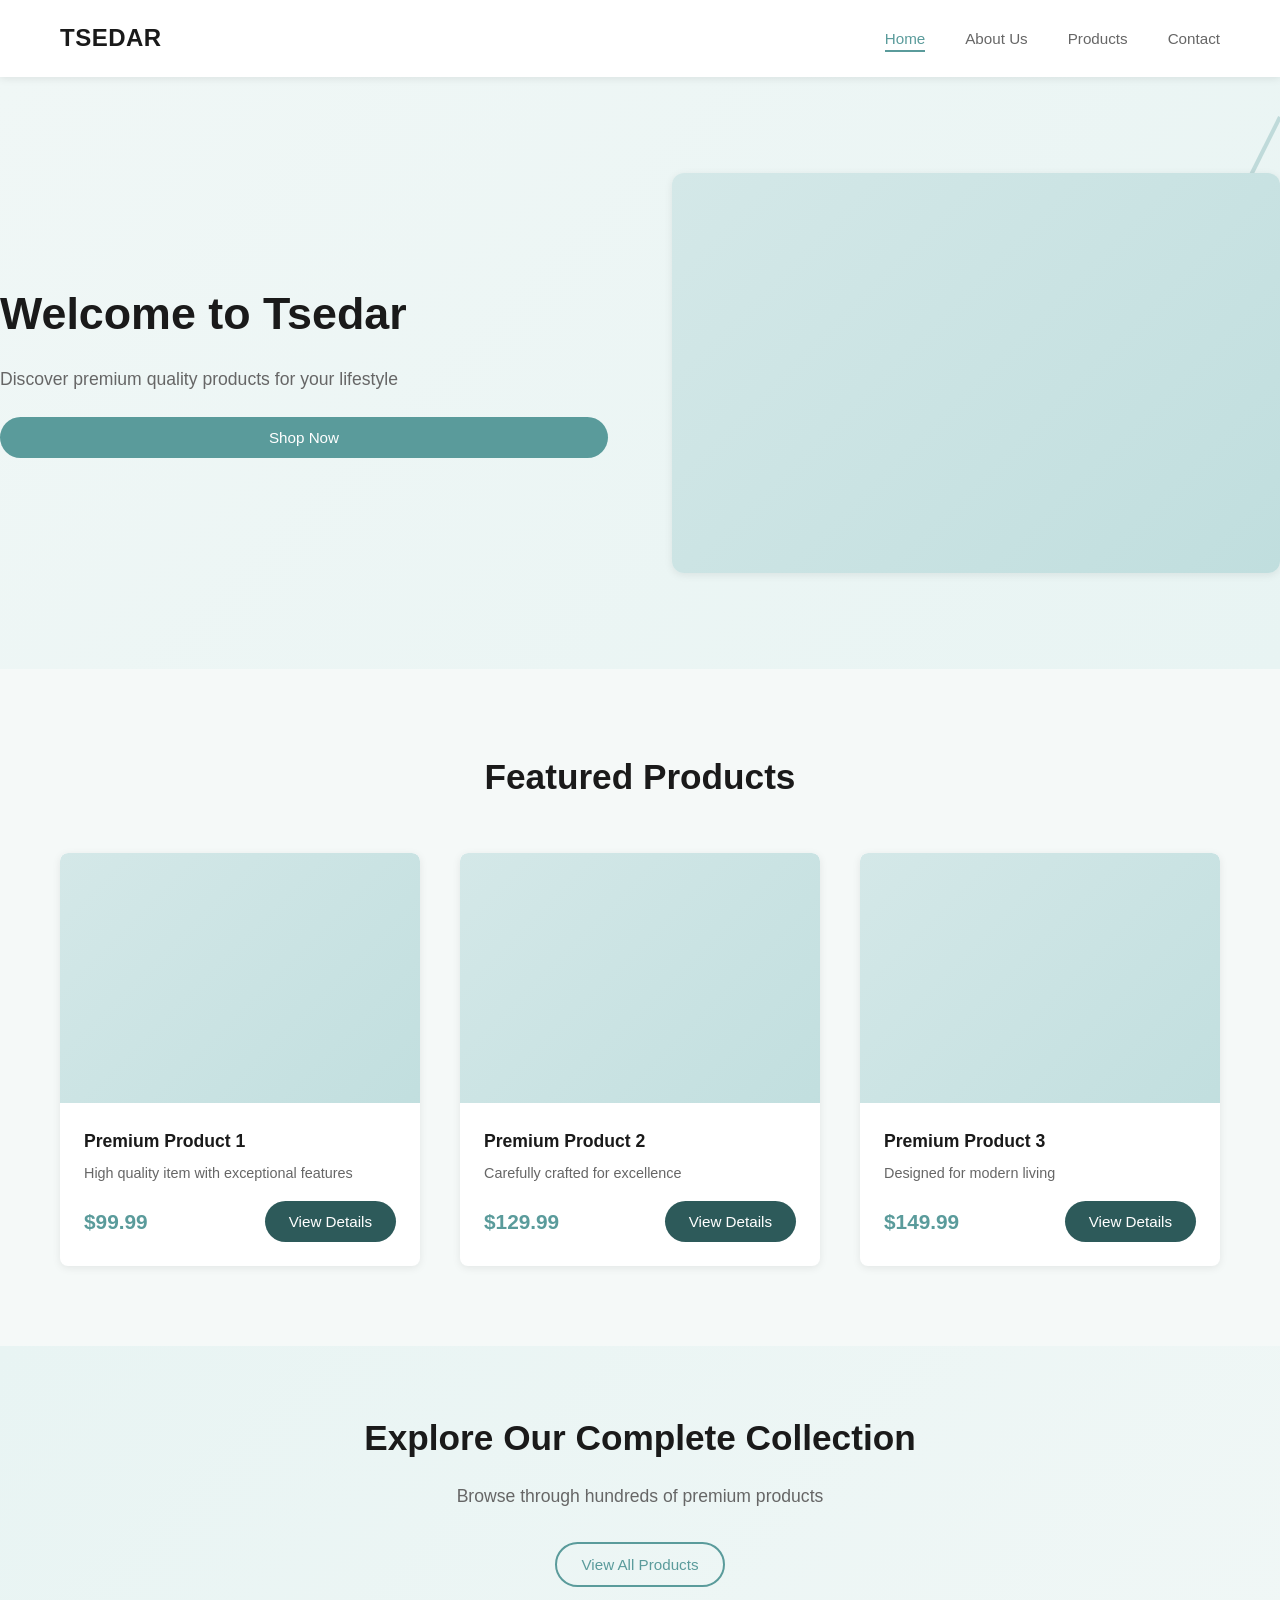
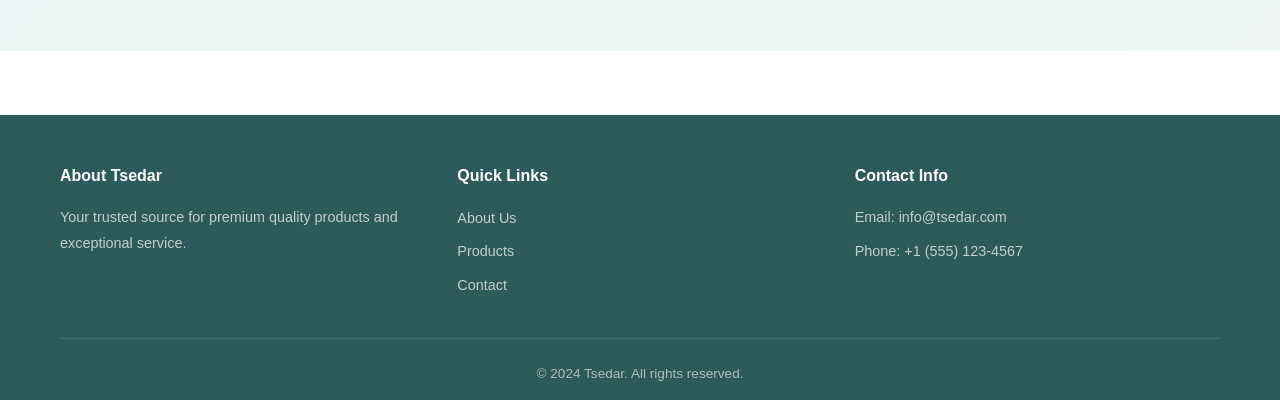
<file: index.html>
<!DOCTYPE html>
<html lang="en">
<head>
    <meta charset="UTF-8">
    <meta name="viewport" content="width=device-width, initial-scale=1.0">
    <title>Tsedar - Premium Products</title>
    <link rel="stylesheet" href="styles.css">
</head>
<body>
    <!-- Navigation -->
    <nav class="navbar">
        <div class="container">
            <div class="nav-brand">
                <h1 class="logo">TSEDAR</h1>
            </div>
            <ul class="nav-menu">
                <li><a href="index.html" class="active">Home</a></li>
                <li><a href="about.html">About Us</a></li>
                <li><a href="products.html">Products</a></li>
                <li><a href="contact.html">Contact</a></li>
            </ul>
            <div class="hamburger">
                <span></span>
                <span></span>
                <span></span>
            </div>
        </div>
    </nav>

    <!-- Hero Section -->
    <section class="hero">
        <div class="hero-content">
            <h2 class="hero-title">Welcome to Tsedar</h2>
            <p class="hero-subtitle">Discover premium quality products for your lifestyle</p>
            <button class="btn btn-primary" onclick="navigateTo('products.html')">Shop Now</button>
        </div>
        <div class="hero-image">
            <div class="placeholder-image"></div>
        </div>
    </section>

    <!-- Featured Products Section -->
    <section class="featured-products">
        <div class="container">
            <h2 class="section-title">Featured Products</h2>
            <div class="products-grid">
                <div class="product-card">
                    <div class="product-image">
                        <div class="placeholder-product"></div>
                    </div>
                    <div class="product-info">
                        <h3 class="product-name">Premium Product 1</h3>
                        <p class="product-description">High quality item with exceptional features</p>
                        <div class="product-footer">
                            <span class="price">$99.99</span>
                            <button class="btn btn-secondary" onclick="navigateTo('product-detail.html')">View Details</button>
                        </div>
                    </div>
                </div>

                <div class="product-card">
                    <div class="product-image">
                        <div class="placeholder-product"></div>
                    </div>
                    <div class="product-info">
                        <h3 class="product-name">Premium Product 2</h3>
                        <p class="product-description">Carefully crafted for excellence</p>
                        <div class="product-footer">
                            <span class="price">$129.99</span>
                            <button class="btn btn-secondary" onclick="navigateTo('product-detail.html')">View Details</button>
                        </div>
                    </div>
                </div>

                <div class="product-card">
                    <div class="product-image">
                        <div class="placeholder-product"></div>
                    </div>
                    <div class="product-info">
                        <h3 class="product-name">Premium Product 3</h3>
                        <p class="product-description">Designed for modern living</p>
                        <div class="product-footer">
                            <span class="price">$149.99</span>
                            <button class="btn btn-secondary" onclick="navigateTo('product-detail.html')">View Details</button>
                        </div>
                    </div>
                </div>
            </div>
        </div>
    </section>

    <!-- Call to Action -->
    <section class="cta">
        <div class="cta-content">
            <h2>Explore Our Complete Collection</h2>
            <p>Browse through hundreds of premium products</p>
            <button class="btn btn-light" onclick="navigateTo('products.html')">View All Products</button>
        </div>
    </section>

    <!-- Footer -->
    <footer class="footer">
        <div class="container">
            <div class="footer-content">
                <div class="footer-section">
                    <h4>About Tsedar</h4>
                    <p>Your trusted source for premium quality products and exceptional service.</p>
                </div>
                <div class="footer-section">
                    <h4>Quick Links</h4>
                    <ul>
                        <li><a href="about.html">About Us</a></li>
                        <li><a href="products.html">Products</a></li>
                        <li><a href="contact.html">Contact</a></li>
                    </ul>
                </div>
                <div class="footer-section">
                    <h4>Contact Info</h4>
                    <p>Email: info@tsedar.com</p>
                    <p>Phone: +1 (555) 123-4567</p>
                </div>
            </div>
            <div class="footer-bottom">
                <p>&copy; 2024 Tsedar. All rights reserved.</p>
            </div>
        </div>
    </footer>

    <script src="script.js"></script>
</body>
</html>
</file>
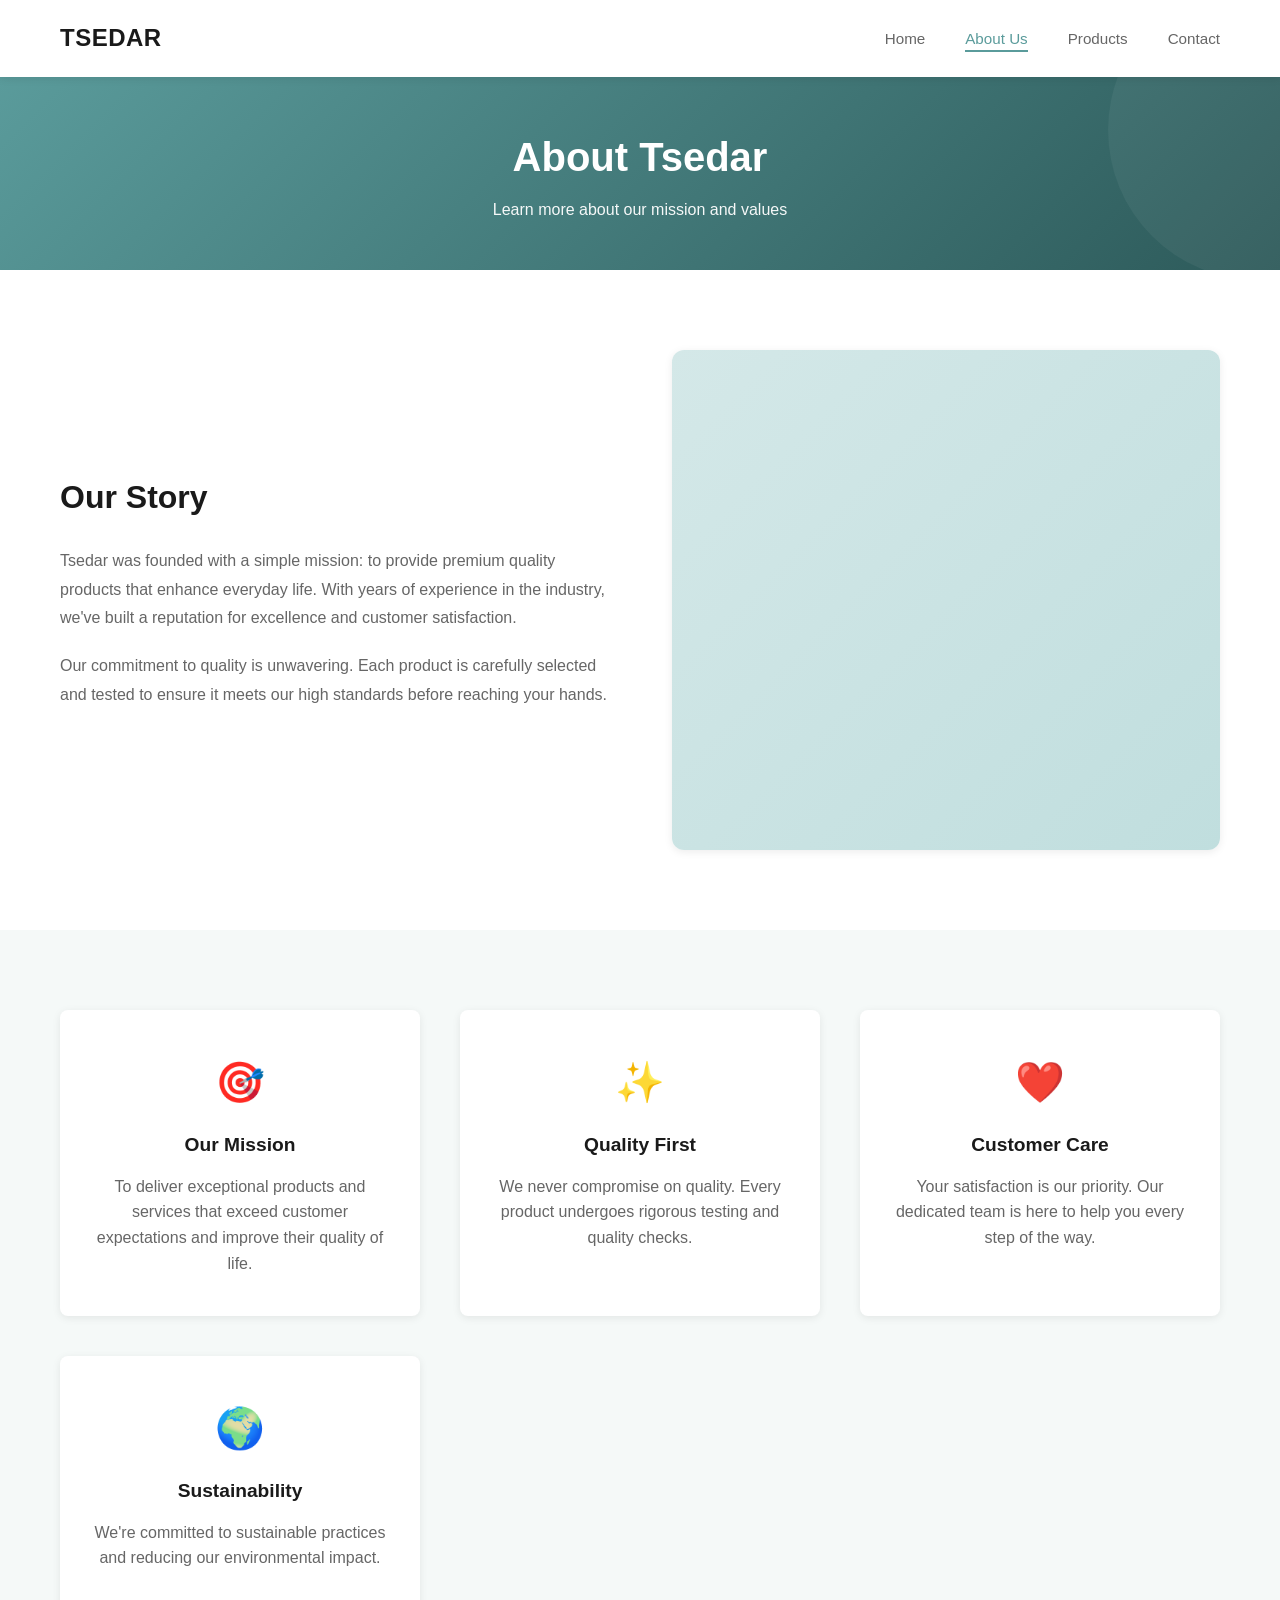
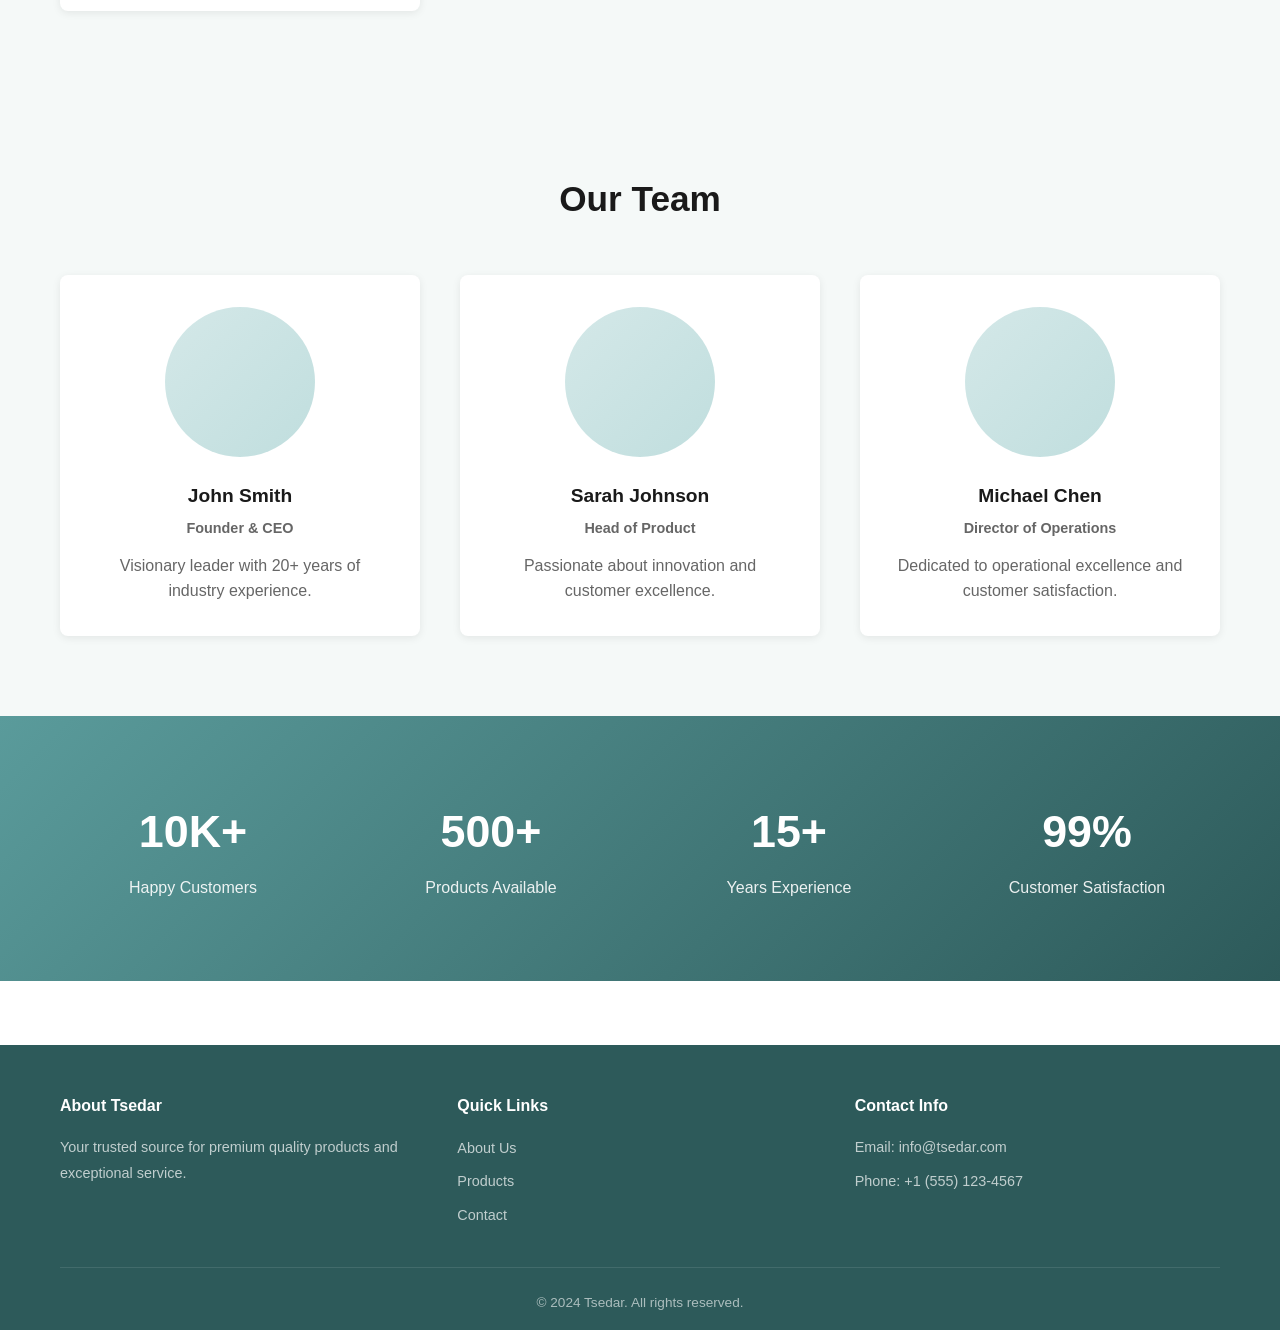
<file: about.html>
<!DOCTYPE html>
<html lang="en">
<head>
    <meta charset="UTF-8">
    <meta name="viewport" content="width=device-width, initial-scale=1.0">
    <title>About Us - Tsedar</title>
    <link rel="stylesheet" href="styles.css">
</head>
<body>
    <!-- Navigation -->
    <nav class="navbar">
        <div class="container">
            <div class="nav-brand">
                <h1 class="logo">TSEDAR</h1>
            </div>
            <ul class="nav-menu">
                <li><a href="index.html">Home</a></li>
                <li><a href="about.html" class="active">About Us</a></li>
                <li><a href="products.html">Products</a></li>
                <li><a href="contact.html">Contact</a></li>
            </ul>
            <div class="hamburger">
                <span></span>
                <span></span>
                <span></span>
            </div>
        </div>
    </nav>

    <!-- Page Header -->
    <section class="page-header">
        <div class="container">
            <h1>About Tsedar</h1>
            <p>Learn more about our mission and values</p>
        </div>
    </section>

    <!-- About Content -->
    <section class="about-section">
        <div class="container">
            <div class="about-content">
                <div class="about-text">
                    <h2>Our Story</h2>
                    <p>Tsedar was founded with a simple mission: to provide premium quality products that enhance everyday life. With years of experience in the industry, we've built a reputation for excellence and customer satisfaction.</p>
                    <p>Our commitment to quality is unwavering. Each product is carefully selected and tested to ensure it meets our high standards before reaching your hands.</p>
                </div>
                <div class="about-image">
                    <div class="placeholder-image large"></div>
                </div>
            </div>
        </div>
    </section>

    <!-- Mission & Values -->
    <section class="mission-values">
        <div class="container">
            <div class="values-grid">
                <div class="value-card">
                    <div class="value-icon">🎯</div>
                    <h3>Our Mission</h3>
                    <p>To deliver exceptional products and services that exceed customer expectations and improve their quality of life.</p>
                </div>
                <div class="value-card">
                    <div class="value-icon">✨</div>
                    <h3>Quality First</h3>
                    <p>We never compromise on quality. Every product undergoes rigorous testing and quality checks.</p>
                </div>
                <div class="value-card">
                    <div class="value-icon">❤️</div>
                    <h3>Customer Care</h3>
                    <p>Your satisfaction is our priority. Our dedicated team is here to help you every step of the way.</p>
                </div>
                <div class="value-card">
                    <div class="value-icon">🌍</div>
                    <h3>Sustainability</h3>
                    <p>We're committed to sustainable practices and reducing our environmental impact.</p>
                </div>
            </div>
        </div>
    </section>

    <!-- Team Section -->
    <section class="team-section">
        <div class="container">
            <h2 class="section-title">Our Team</h2>
            <div class="team-grid">
                <div class="team-member">
                    <div class="member-image">
                        <div class="placeholder-avatar"></div>
                    </div>
                    <h3>John Smith</h3>
                    <p class="member-role">Founder & CEO</p>
                    <p>Visionary leader with 20+ years of industry experience.</p>
                </div>
                <div class="team-member">
                    <div class="member-image">
                        <div class="placeholder-avatar"></div>
                    </div>
                    <h3>Sarah Johnson</h3>
                    <p class="member-role">Head of Product</p>
                    <p>Passionate about innovation and customer excellence.</p>
                </div>
                <div class="team-member">
                    <div class="member-image">
                        <div class="placeholder-avatar"></div>
                    </div>
                    <h3>Michael Chen</h3>
                    <p class="member-role">Director of Operations</p>
                    <p>Dedicated to operational excellence and customer satisfaction.</p>
                </div>
            </div>
        </div>
    </section>

    <!-- Stats Section -->
    <section class="stats-section">
        <div class="container">
            <div class="stats-grid">
                <div class="stat">
                    <h3 class="stat-number">10K+</h3>
                    <p class="stat-label">Happy Customers</p>
                </div>
                <div class="stat">
                    <h3 class="stat-number">500+</h3>
                    <p class="stat-label">Products Available</p>
                </div>
                <div class="stat">
                    <h3 class="stat-number">15+</h3>
                    <p class="stat-label">Years Experience</p>
                </div>
                <div class="stat">
                    <h3 class="stat-number">99%</h3>
                    <p class="stat-label">Customer Satisfaction</p>
                </div>
            </div>
        </div>
    </section>

    <!-- Footer -->
    <footer class="footer">
        <div class="container">
            <div class="footer-content">
                <div class="footer-section">
                    <h4>About Tsedar</h4>
                    <p>Your trusted source for premium quality products and exceptional service.</p>
                </div>
                <div class="footer-section">
                    <h4>Quick Links</h4>
                    <ul>
                        <li><a href="about.html">About Us</a></li>
                        <li><a href="products.html">Products</a></li>
                        <li><a href="contact.html">Contact</a></li>
                    </ul>
                </div>
                <div class="footer-section">
                    <h4>Contact Info</h4>
                    <p>Email: info@tsedar.com</p>
                    <p>Phone: +1 (555) 123-4567</p>
                </div>
            </div>
            <div class="footer-bottom">
                <p>&copy; 2024 Tsedar. All rights reserved.</p>
            </div>
        </div>
    </footer>

    <script src="script.js"></script>
</body>
</html>
</file>
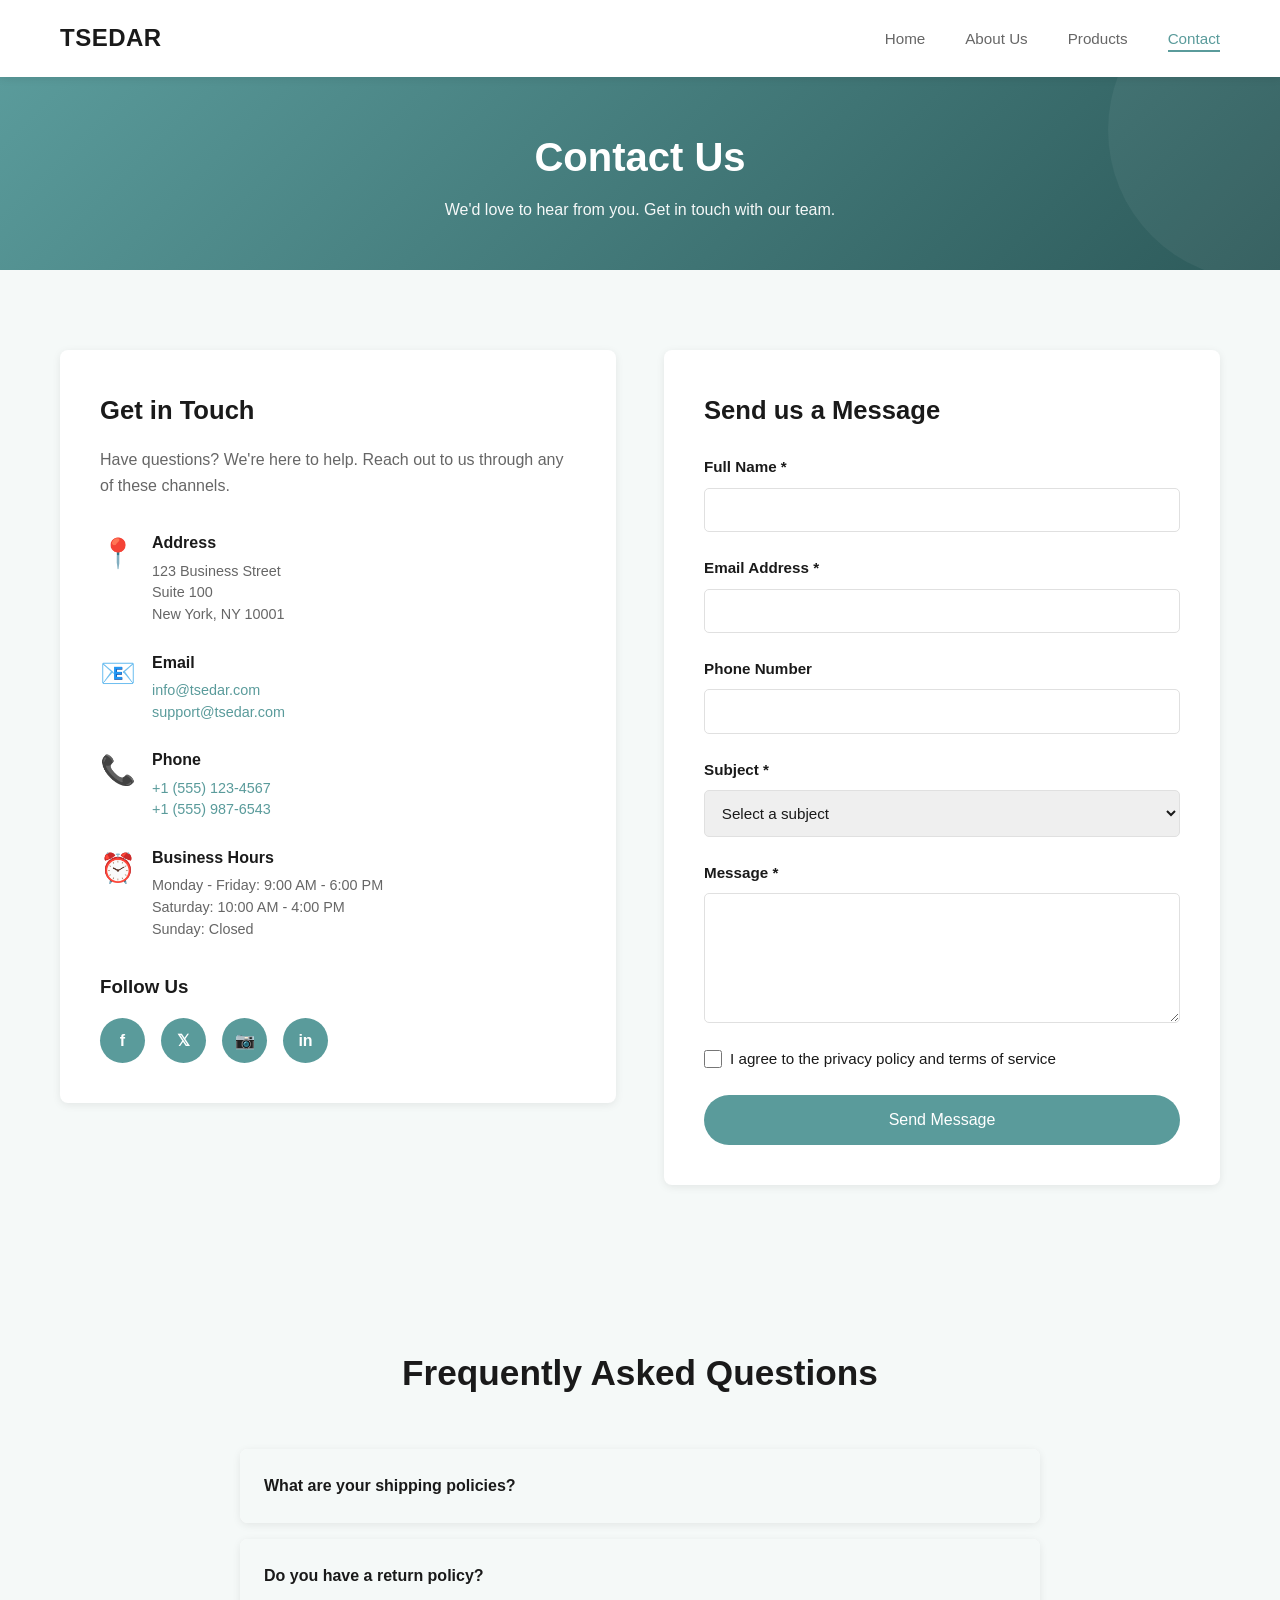
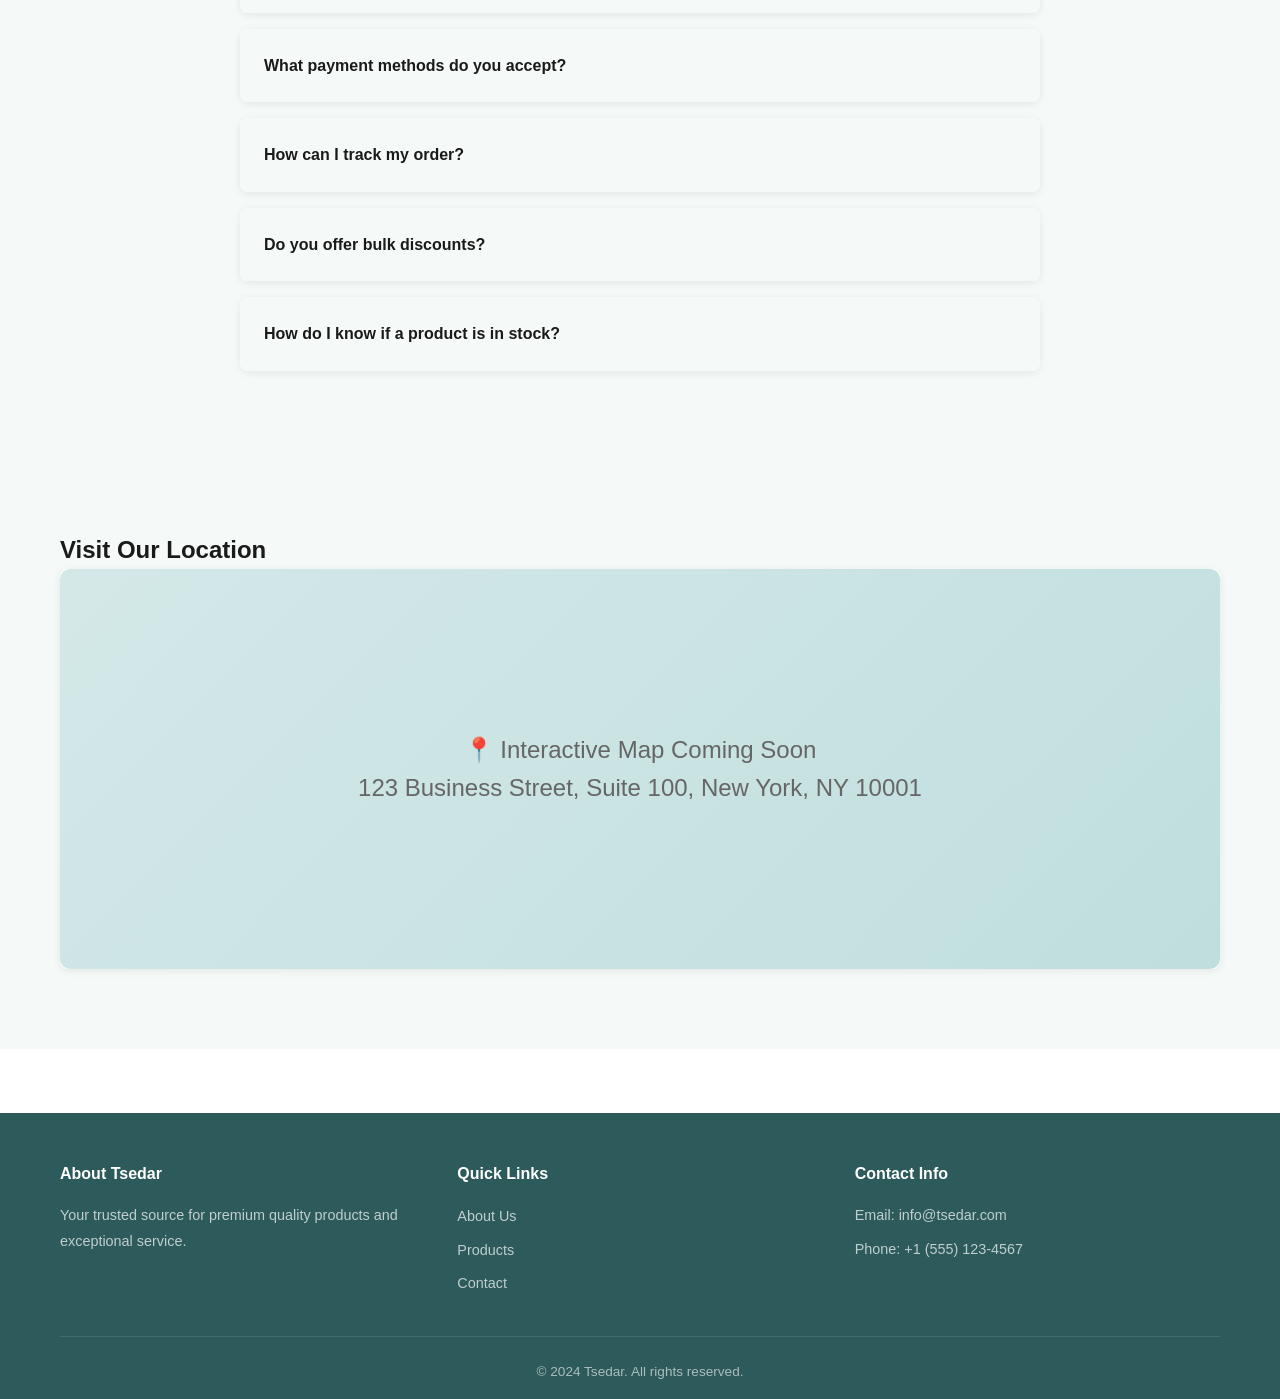
<file: contact.html>
<!DOCTYPE html>
<html lang="en">
<head>
    <meta charset="UTF-8">
    <meta name="viewport" content="width=device-width, initial-scale=1.0">
    <title>Contact Us - Tsedar</title>
    <link rel="stylesheet" href="styles.css">
</head>
<body>
    <!-- Navigation -->
    <nav class="navbar">
        <div class="container">
            <div class="nav-brand">
                <h1 class="logo">TSEDAR</h1>
            </div>
            <ul class="nav-menu">
                <li><a href="index.html">Home</a></li>
                <li><a href="about.html">About Us</a></li>
                <li><a href="products.html">Products</a></li>
                <li><a href="contact.html" class="active">Contact</a></li>
            </ul>
            <div class="hamburger">
                <span></span>
                <span></span>
                <span></span>
            </div>
        </div>
    </nav>

    <!-- Page Header -->
    <section class="page-header">
        <div class="container">
            <h1>Contact Us</h1>
            <p>We'd love to hear from you. Get in touch with our team.</p>
        </div>
    </section>

    <!-- Contact Section -->
    <section class="contact-section">
        <div class="container">
            <div class="contact-wrapper">
                <!-- Contact Information -->
                <div class="contact-info">
                    <h2>Get in Touch</h2>
                    <p>Have questions? We're here to help. Reach out to us through any of these channels.</p>

                    <div class="contact-details">
                        <div class="contact-item">
                            <div class="contact-icon">📍</div>
                            <div>
                                <h3>Address</h3>
                                <p>123 Business Street<br>Suite 100<br>New York, NY 10001</p>
                            </div>
                        </div>

                        <div class="contact-item">
                            <div class="contact-icon">📧</div>
                            <div>
                                <h3>Email</h3>
                                <p><a href="mailto:info@tsedar.com">info@tsedar.com</a></p>
                                <p><a href="mailto:support@tsedar.com">support@tsedar.com</a></p>
                            </div>
                        </div>

                        <div class="contact-item">
                            <div class="contact-icon">📞</div>
                            <div>
                                <h3>Phone</h3>
                                <p><a href="tel:+15551234567">+1 (555) 123-4567</a></p>
                                <p><a href="tel:+15559876543">+1 (555) 987-6543</a></p>
                            </div>
                        </div>

                        <div class="contact-item">
                            <div class="contact-icon">⏰</div>
                            <div>
                                <h3>Business Hours</h3>
                                <p>Monday - Friday: 9:00 AM - 6:00 PM<br>Saturday: 10:00 AM - 4:00 PM<br>Sunday: Closed</p>
                            </div>
                        </div>
                    </div>

                    <!-- Social Media -->
                    <div class="social-links">
                        <h3>Follow Us</h3>
                        <div class="social-icons">
                            <a href="#" class="social-icon" title="Facebook">f</a>
                            <a href="#" class="social-icon" title="Twitter">𝕏</a>
                            <a href="#" class="social-icon" title="Instagram">📷</a>
                            <a href="#" class="social-icon" title="LinkedIn">in</a>
                        </div>
                    </div>
                </div>

                <!-- Contact Form -->
                <div class="contact-form-wrapper">
                    <h2>Send us a Message</h2>
                    <form class="contact-form" id="contactForm">
                        <div class="form-group">
                            <label for="name">Full Name *</label>
                            <input type="text" id="name" name="name" required>
                        </div>

                        <div class="form-group">
                            <label for="email">Email Address *</label>
                            <input type="email" id="email" name="email" required>
                        </div>

                        <div class="form-group">
                            <label for="phone">Phone Number</label>
                            <input type="tel" id="phone" name="phone">
                        </div>

                        <div class="form-group">
                            <label for="subject">Subject *</label>
                            <select id="subject" name="subject" required>
                                <option value="">Select a subject</option>
                                <option value="general">General Inquiry</option>
                                <option value="support">Customer Support</option>
                                <option value="sales">Sales Question</option>
                                <option value="feedback">Feedback</option>
                                <option value="partnership">Partnership Opportunity</option>
                            </select>
                        </div>

                        <div class="form-group">
                            <label for="message">Message *</label>
                            <textarea id="message" name="message" rows="6" required></textarea>
                        </div>

                        <div class="form-group checkbox">
                            <label for="privacy">
                                <input type="checkbox" id="privacy" name="privacy" required>
                                I agree to the privacy policy and terms of service
                            </label>
                        </div>

                        <button type="submit" class="btn btn-primary btn-large">Send Message</button>
                    </form>

                    <div id="formMessage" class="form-message" style="display:none;"></div>
                </div>
            </div>
        </div>
    </section>

    <!-- FAQ Section -->
    <section class="faq-section">
        <div class="container">
            <h2 class="section-title">Frequently Asked Questions</h2>
            <div class="faq-container">
                <div class="faq-item">
                    <h3 class="faq-question">What are your shipping policies?</h3>
                    <div class="faq-answer">
                        <p>We offer free shipping on all orders over $50. Standard shipping typically takes 3-5 business days. Express shipping options are also available at checkout.</p>
                    </div>
                </div>

                <div class="faq-item">
                    <h3 class="faq-question">Do you have a return policy?</h3>
                    <div class="faq-answer">
                        <p>Yes! We offer a 30-day return policy. If you're not completely satisfied with your purchase, simply contact our support team to initiate a return.</p>
                    </div>
                </div>

                <div class="faq-item">
                    <h3 class="faq-question">What payment methods do you accept?</h3>
                    <div class="faq-answer">
                        <p>We accept all major credit cards (Visa, Mastercard, American Express), PayPal, and digital wallets like Apple Pay and Google Pay.</p>
                    </div>
                </div>

                <div class="faq-item">
                    <h3 class="faq-question">How can I track my order?</h3>
                    <div class="faq-answer">
                        <p>Once your order ships, you'll receive a tracking number via email. You can use this number to track your package in real-time through our shipping partner's website.</p>
                    </div>
                </div>

                <div class="faq-item">
                    <h3 class="faq-question">Do you offer bulk discounts?</h3>
                    <div class="faq-answer">
                        <p>Yes! For orders of 10 items or more, please contact our sales team at sales@tsedar.com to discuss bulk pricing options.</p>
                    </div>
                </div>

                <div class="faq-item">
                    <h3 class="faq-question">How do I know if a product is in stock?</h3>
                    <div class="faq-answer">
                        <p>The stock status is displayed on each product page. Items showing "In Stock" can be ordered immediately. Pre-order items will have an estimated availability date.</p>
                    </div>
                </div>
            </div>
        </div>
    </section>

    <!-- Map Section (Placeholder) -->
    <section class="map-section">
        <div class="container">
            <h2>Visit Our Location</h2>
            <div class="map-container">
                <div class="placeholder-map">
                    <p>📍 Interactive Map Coming Soon</p>
                    <p>123 Business Street, Suite 100, New York, NY 10001</p>
                </div>
            </div>
        </div>
    </section>

    <!-- Footer -->
    <footer class="footer">
        <div class="container">
            <div class="footer-content">
                <div class="footer-section">
                    <h4>About Tsedar</h4>
                    <p>Your trusted source for premium quality products and exceptional service.</p>
                </div>
                <div class="footer-section">
                    <h4>Quick Links</h4>
                    <ul>
                        <li><a href="about.html">About Us</a></li>
                        <li><a href="products.html">Products</a></li>
                        <li><a href="contact.html">Contact</a></li>
                    </ul>
                </div>
                <div class="footer-section">
                    <h4>Contact Info</h4>
                    <p>Email: info@tsedar.com</p>
                    <p>Phone: +1 (555) 123-4567</p>
                </div>
            </div>
            <div class="footer-bottom">
                <p>&copy; 2024 Tsedar. All rights reserved.</p>
            </div>
        </div>
    </footer>

    <script src="script.js"></script>
</body>
</html>
</file>
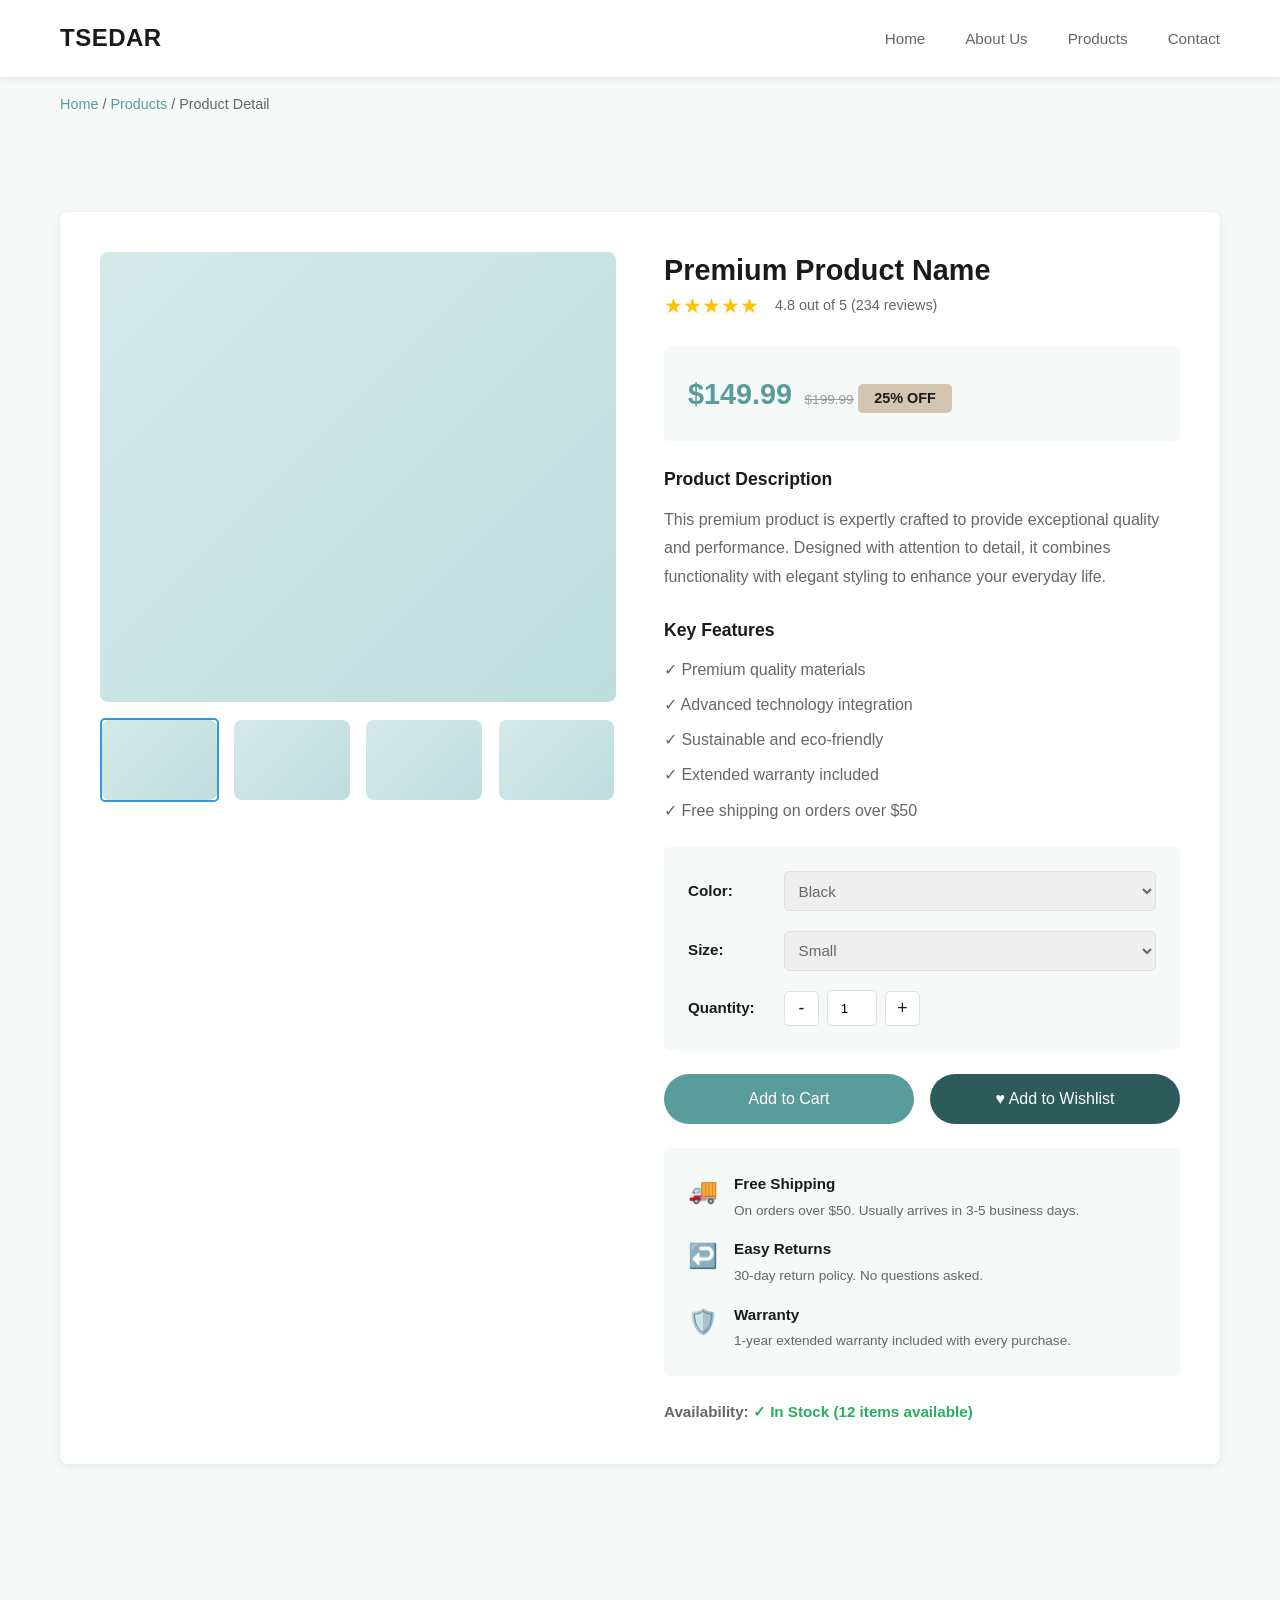
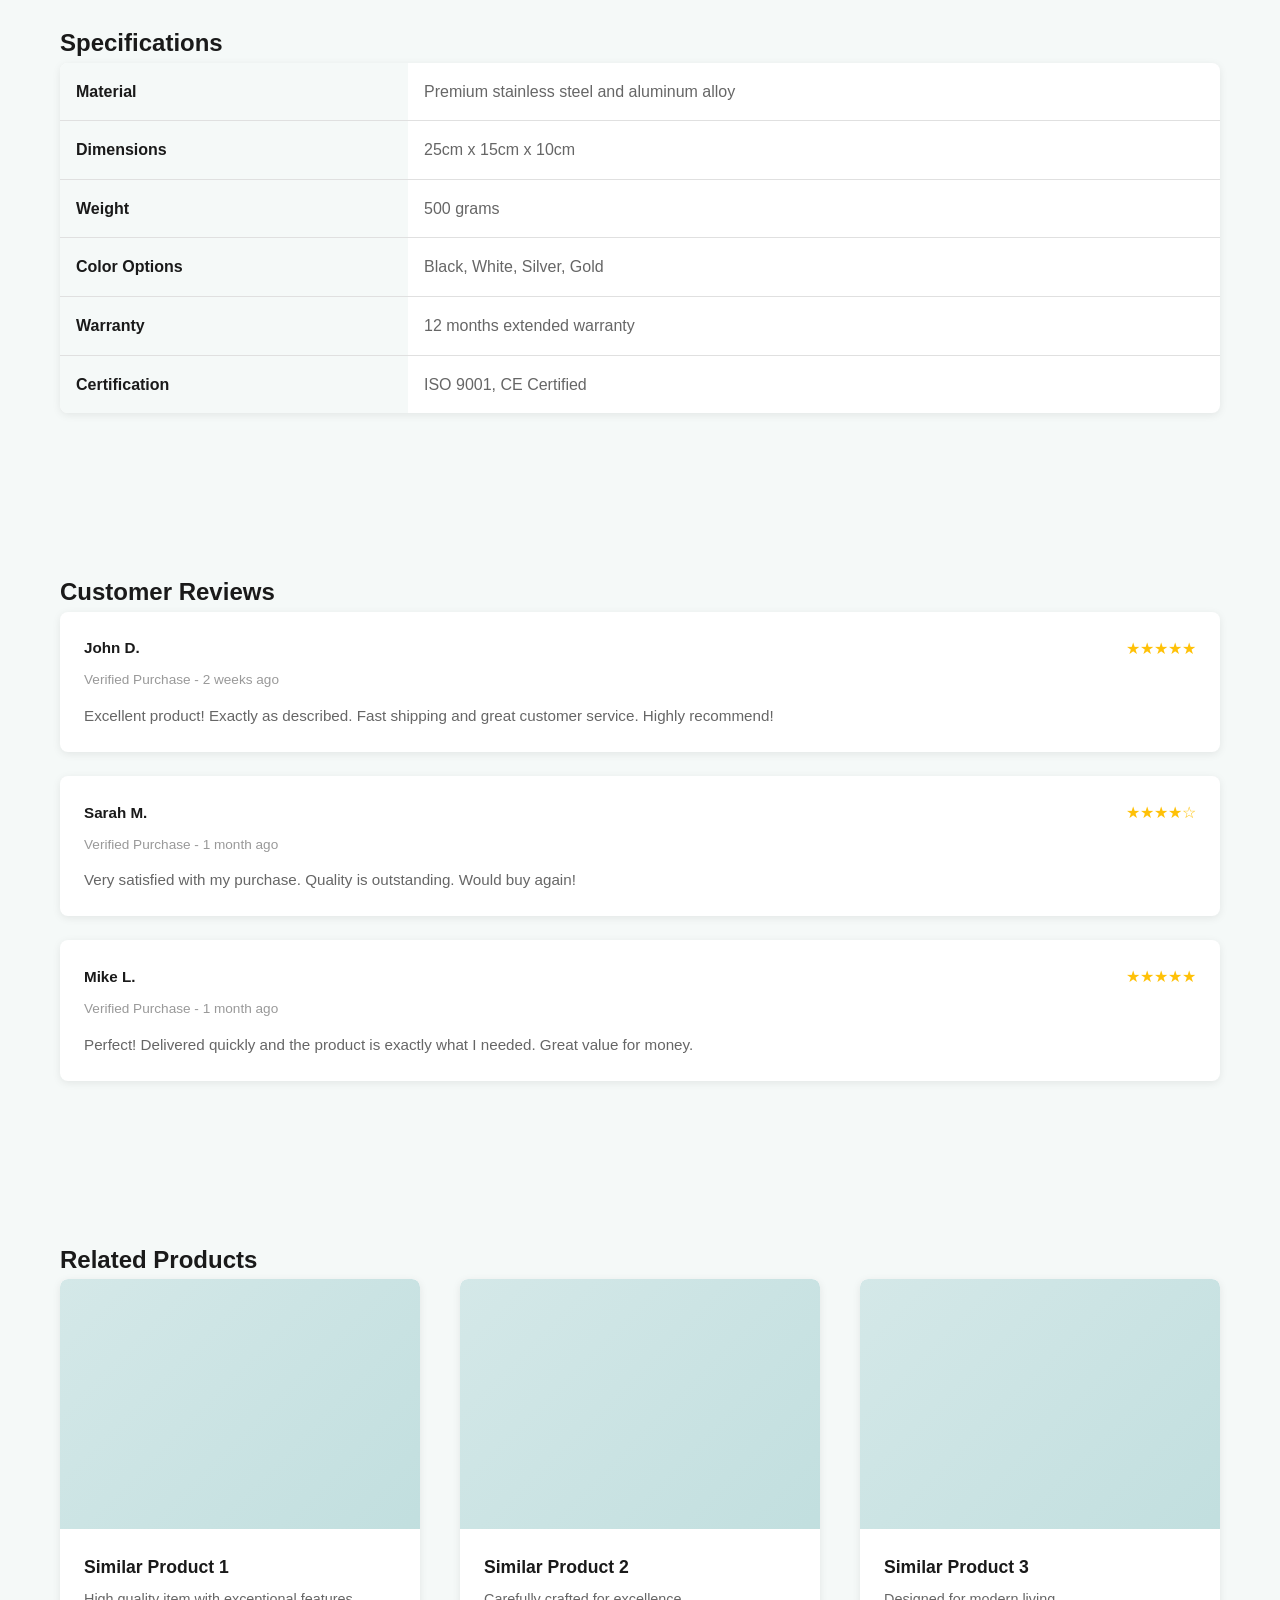
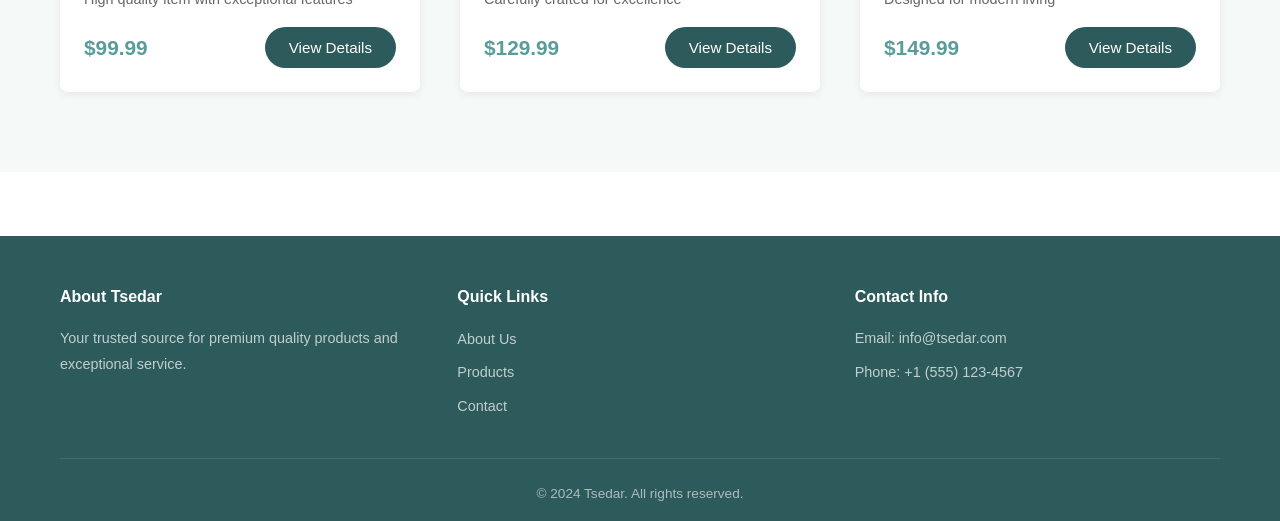
<file: product-detail.html>
<!DOCTYPE html>
<html lang="en">
<head>
    <meta charset="UTF-8">
    <meta name="viewport" content="width=device-width, initial-scale=1.0">
    <title>Product Detail - Tsedar</title>
    <link rel="stylesheet" href="styles.css">
</head>
<body>
    <!-- Navigation -->
    <nav class="navbar">
        <div class="container">
            <div class="nav-brand">
                <h1 class="logo">TSEDAR</h1>
            </div>
            <ul class="nav-menu">
                <li><a href="index.html">Home</a></li>
                <li><a href="about.html">About Us</a></li>
                <li><a href="products.html">Products</a></li>
                <li><a href="contact.html">Contact</a></li>
            </ul>
            <div class="hamburger">
                <span></span>
                <span></span>
                <span></span>
            </div>
        </div>
    </nav>

    <!-- Breadcrumb -->
    <div class="breadcrumb">
        <div class="container">
            <a href="index.html">Home</a> / <a href="products.html">Products</a> / <span>Product Detail</span>
        </div>
    </div>

    <!-- Product Detail Section -->
    <section class="pdp-section">
        <div class="container">
            <div class="product-detail">
                <!-- Product Images -->
                <div class="pdp-images">
                    <div class="main-image">
                        <div class="placeholder-product large"></div>
                    </div>
                    <div class="thumbnail-images">
                        <div class="thumbnail">
                            <div class="placeholder-product small"></div>
                        </div>
                        <div class="thumbnail">
                            <div class="placeholder-product small"></div>
                        </div>
                        <div class="thumbnail">
                            <div class="placeholder-product small"></div>
                        </div>
                        <div class="thumbnail">
                            <div class="placeholder-product small"></div>
                        </div>
                    </div>
                </div>

                <!-- Product Information -->
                <div class="pdp-info">
                    <div class="pdp-header">
                        <h1 class="pdp-title">Premium Product Name</h1>
                        <div class="pdp-rating">
                            <div class="stars-display">★★★★★</div>
                            <span class="rating-text">4.8 out of 5 (234 reviews)</span>
                        </div>
                    </div>

                    <!-- Price Section -->
                    <div class="price-section">
                        <div class="price-display">
                            <span class="current-price">$149.99</span>
                            <span class="original-price">$199.99</span>
                            <span class="discount-badge">25% OFF</span>
                        </div>
                    </div>

                    <!-- Description -->
                    <div class="description-section">
                        <h3>Product Description</h3>
                        <p>This premium product is expertly crafted to provide exceptional quality and performance. Designed with attention to detail, it combines functionality with elegant styling to enhance your everyday life.</p>
                    </div>

                    <!-- Features -->
                    <div class="features-section">
                        <h3>Key Features</h3>
                        <ul class="features-list">
                            <li>✓ Premium quality materials</li>
                            <li>✓ Advanced technology integration</li>
                            <li>✓ Sustainable and eco-friendly</li>
                            <li>✓ Extended warranty included</li>
                            <li>✓ Free shipping on orders over $50</li>
                        </ul>
                    </div>

                    <!-- Options -->
                    <div class="options-section">
                        <div class="option-group">
                            <label for="color">Color:</label>
                            <select id="color" class="option-select">
                                <option value="black">Black</option>
                                <option value="white">White</option>
                                <option value="silver">Silver</option>
                                <option value="gold">Gold</option>
                            </select>
                        </div>

                        <div class="option-group">
                            <label for="size">Size:</label>
                            <select id="size" class="option-select">
                                <option value="small">Small</option>
                                <option value="medium">Medium</option>
                                <option value="large">Large</option>
                                <option value="xlarge">X-Large</option>
                            </select>
                        </div>

                        <div class="option-group">
                            <label for="quantity">Quantity:</label>
                            <div class="quantity-selector">
                                <button id="decreaseQty" class="qty-btn">-</button>
                                <input type="number" id="quantity" value="1" min="1" max="10">
                                <button id="increaseQty" class="qty-btn">+</button>
                            </div>
                        </div>
                    </div>

                    <!-- Action Buttons -->
                    <div class="action-buttons">
                        <button class="btn btn-primary btn-large" onclick="addToCart()">Add to Cart</button>
                        <button class="btn btn-secondary btn-large" onclick="addToWishlist()">♥ Add to Wishlist</button>
                    </div>

                    <!-- Shipping & Returns -->
                    <div class="shipping-info">
                        <div class="info-item">
                            <span class="info-icon">🚚</span>
                            <div>
                                <strong>Free Shipping</strong>
                                <p>On orders over $50. Usually arrives in 3-5 business days.</p>
                            </div>
                        </div>
                        <div class="info-item">
                            <span class="info-icon">↩️</span>
                            <div>
                                <strong>Easy Returns</strong>
                                <p>30-day return policy. No questions asked.</p>
                            </div>
                        </div>
                        <div class="info-item">
                            <span class="info-icon">🛡️</span>
                            <div>
                                <strong>Warranty</strong>
                                <p>1-year extended warranty included with every purchase.</p>
                            </div>
                        </div>
                    </div>

                    <!-- Stock Status -->
                    <div class="stock-status">
                        <p><strong>Availability:</strong> <span class="in-stock">✓ In Stock (12 items available)</span></p>
                    </div>
                </div>
            </div>
        </div>
    </section>

    <!-- Specifications Tab -->
    <section class="specifications-section">
        <div class="container">
            <h2>Specifications</h2>
            <table class="specs-table">
                <tr>
                    <td>Material</td>
                    <td>Premium stainless steel and aluminum alloy</td>
                </tr>
                <tr>
                    <td>Dimensions</td>
                    <td>25cm x 15cm x 10cm</td>
                </tr>
                <tr>
                    <td>Weight</td>
                    <td>500 grams</td>
                </tr>
                <tr>
                    <td>Color Options</td>
                    <td>Black, White, Silver, Gold</td>
                </tr>
                <tr>
                    <td>Warranty</td>
                    <td>12 months extended warranty</td>
                </tr>
                <tr>
                    <td>Certification</td>
                    <td>ISO 9001, CE Certified</td>
                </tr>
            </table>
        </div>
    </section>

    <!-- Reviews Section -->
    <section class="reviews-section">
        <div class="container">
            <h2>Customer Reviews</h2>
            <div class="reviews-container">
                <div class="review">
                    <div class="review-header">
                        <strong>John D.</strong>
                        <span class="review-rating">★★★★★</span>
                    </div>
                    <p class="review-date">Verified Purchase - 2 weeks ago</p>
                    <p class="review-text">Excellent product! Exactly as described. Fast shipping and great customer service. Highly recommend!</p>
                </div>

                <div class="review">
                    <div class="review-header">
                        <strong>Sarah M.</strong>
                        <span class="review-rating">★★★★☆</span>
                    </div>
                    <p class="review-date">Verified Purchase - 1 month ago</p>
                    <p class="review-text">Very satisfied with my purchase. Quality is outstanding. Would buy again!</p>
                </div>

                <div class="review">
                    <div class="review-header">
                        <strong>Mike L.</strong>
                        <span class="review-rating">★★★★★</span>
                    </div>
                    <p class="review-date">Verified Purchase - 1 month ago</p>
                    <p class="review-text">Perfect! Delivered quickly and the product is exactly what I needed. Great value for money.</p>
                </div>
            </div>
        </div>
    </section>

    <!-- Related Products -->
    <section class="related-products">
        <div class="container">
            <h2>Related Products</h2>
            <div class="products-grid">
                <div class="product-card">
                    <div class="product-image">
                        <div class="placeholder-product"></div>
                    </div>
                    <div class="product-info">
                        <h3 class="product-name">Similar Product 1</h3>
                        <p class="product-description">High quality item with exceptional features</p>
                        <div class="product-footer">
                            <span class="price">$99.99</span>
                            <button class="btn btn-secondary" onclick="navigateTo('product-detail.html')">View Details</button>
                        </div>
                    </div>
                </div>

                <div class="product-card">
                    <div class="product-image">
                        <div class="placeholder-product"></div>
                    </div>
                    <div class="product-info">
                        <h3 class="product-name">Similar Product 2</h3>
                        <p class="product-description">Carefully crafted for excellence</p>
                        <div class="product-footer">
                            <span class="price">$129.99</span>
                            <button class="btn btn-secondary" onclick="navigateTo('product-detail.html')">View Details</button>
                        </div>
                    </div>
                </div>

                <div class="product-card">
                    <div class="product-image">
                        <div class="placeholder-product"></div>
                    </div>
                    <div class="product-info">
                        <h3 class="product-name">Similar Product 3</h3>
                        <p class="product-description">Designed for modern living</p>
                        <div class="product-footer">
                            <span class="price">$149.99</span>
                            <button class="btn btn-secondary" onclick="navigateTo('product-detail.html')">View Details</button>
                        </div>
                    </div>
                </div>
            </div>
        </div>
    </section>

    <!-- Footer -->
    <footer class="footer">
        <div class="container">
            <div class="footer-content">
                <div class="footer-section">
                    <h4>About Tsedar</h4>
                    <p>Your trusted source for premium quality products and exceptional service.</p>
                </div>
                <div class="footer-section">
                    <h4>Quick Links</h4>
                    <ul>
                        <li><a href="about.html">About Us</a></li>
                        <li><a href="products.html">Products</a></li>
                        <li><a href="contact.html">Contact</a></li>
                    </ul>
                </div>
                <div class="footer-section">
                    <h4>Contact Info</h4>
                    <p>Email: info@tsedar.com</p>
                    <p>Phone: +1 (555) 123-4567</p>
                </div>
            </div>
            <div class="footer-bottom">
                <p>&copy; 2024 Tsedar. All rights reserved.</p>
            </div>
        </div>
    </footer>

    <script src="script.js"></script>
</body>
</html>
</file>
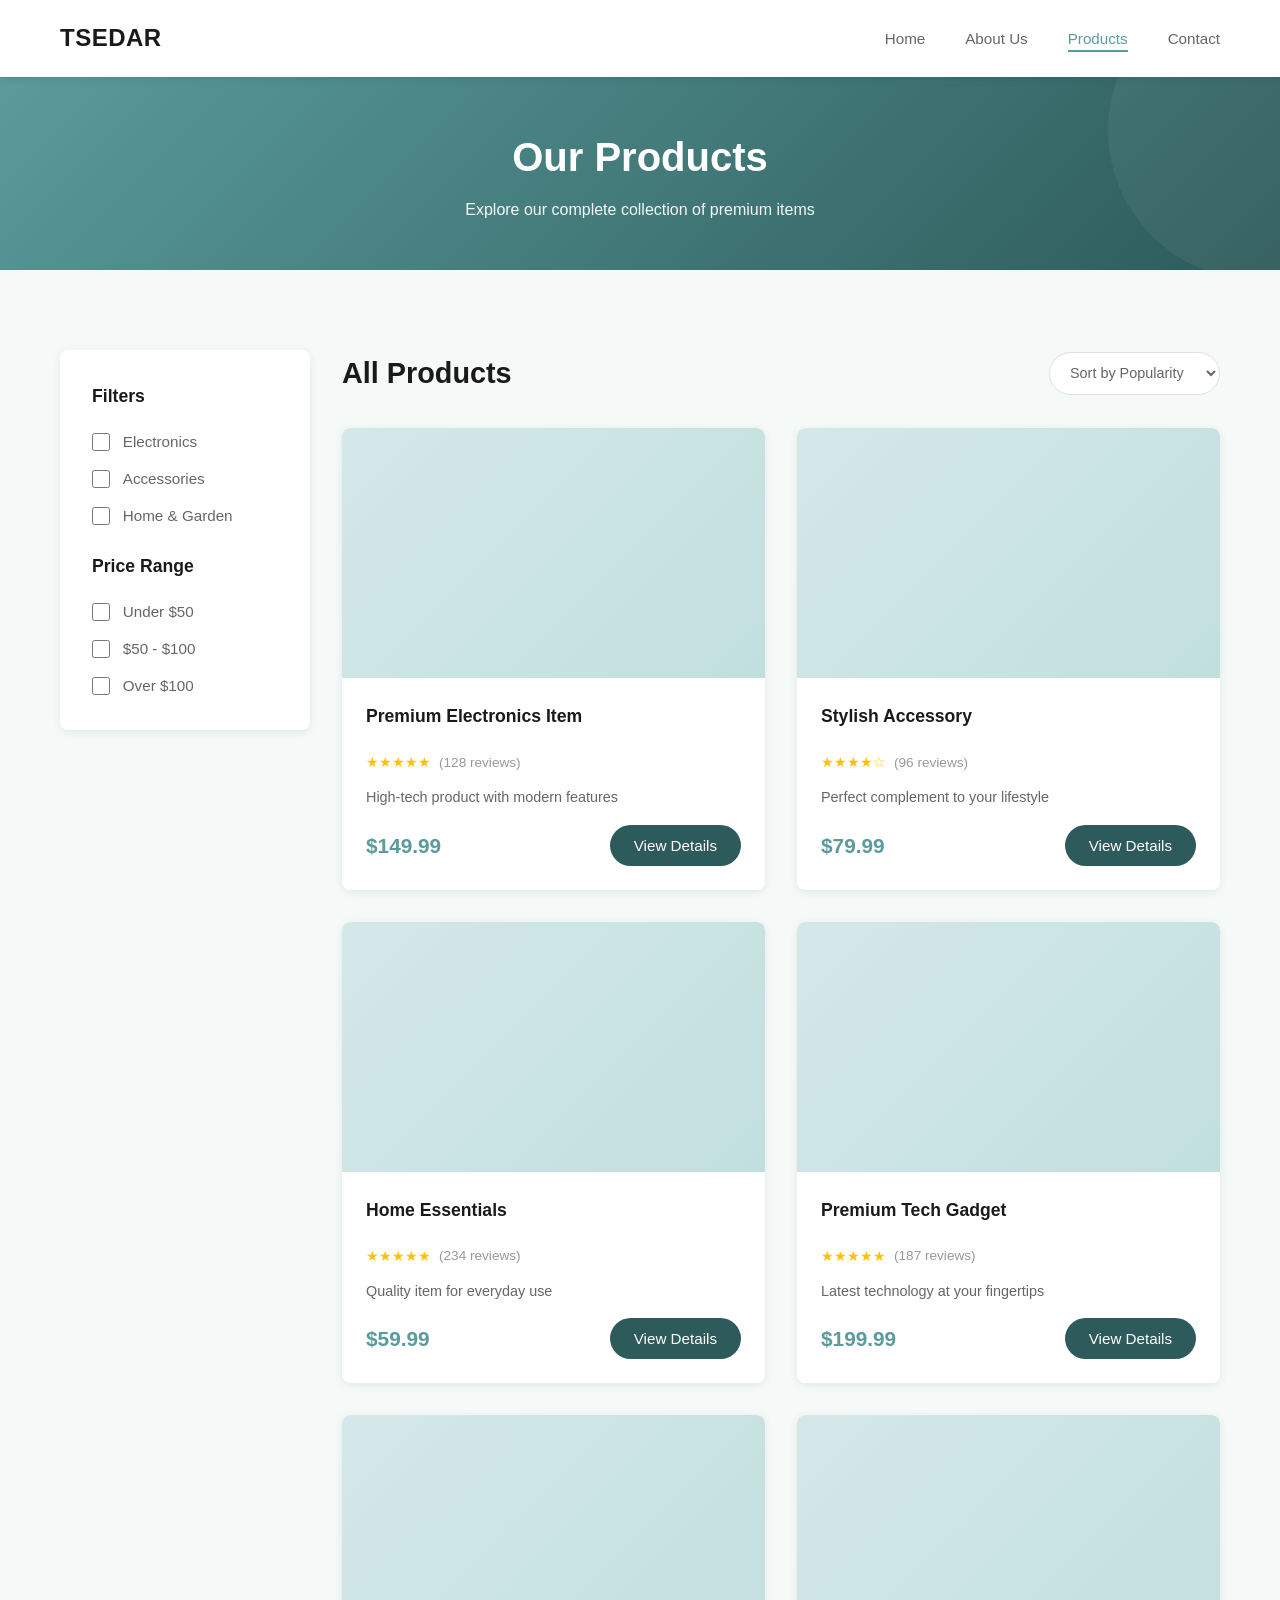
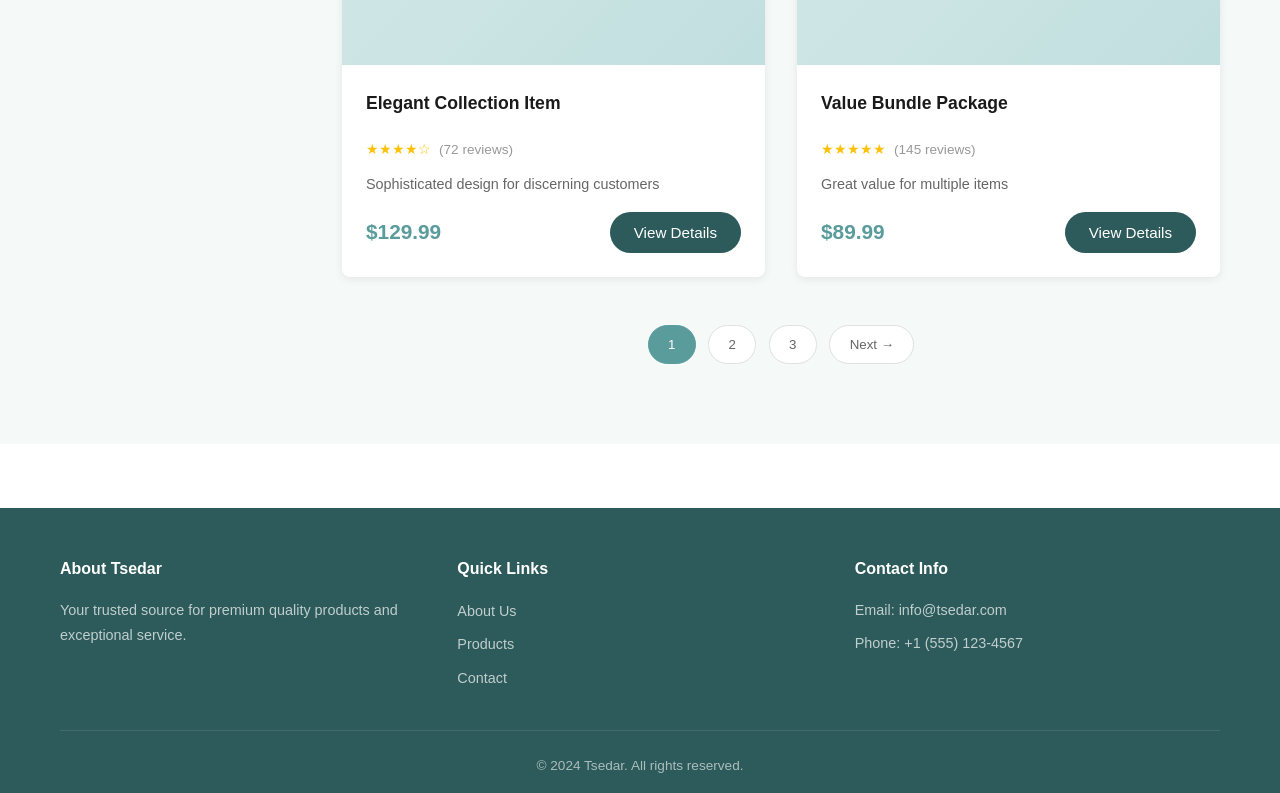
<file: products.html>
<!DOCTYPE html>
<html lang="en">
<head>
    <meta charset="UTF-8">
    <meta name="viewport" content="width=device-width, initial-scale=1.0">
    <title>Products - Tsedar</title>
    <link rel="stylesheet" href="styles.css">
</head>
<body>
    <!-- Navigation -->
    <nav class="navbar">
        <div class="container">
            <div class="nav-brand">
                <h1 class="logo">TSEDAR</h1>
            </div>
            <ul class="nav-menu">
                <li><a href="index.html">Home</a></li>
                <li><a href="about.html">About Us</a></li>
                <li><a href="products.html" class="active">Products</a></li>
                <li><a href="contact.html">Contact</a></li>
            </ul>
            <div class="hamburger">
                <span></span>
                <span></span>
                <span></span>
            </div>
        </div>
    </nav>

    <!-- Page Header -->
    <section class="page-header">
        <div class="container">
            <h1>Our Products</h1>
            <p>Explore our complete collection of premium items</p>
        </div>
    </section>

    <!-- Filters and Sorting -->
    <section class="plp-section">
        <div class="container">
            <div class="plp-controls">
                <div class="filters">
                    <h3>Filters</h3>
                    <div class="filter-group">
                        <label>
                            <input type="checkbox" class="category-filter" value="electronics">
                            Electronics
                        </label>
                        <label>
                            <input type="checkbox" class="category-filter" value="accessories">
                            Accessories
                        </label>
                        <label>
                            <input type="checkbox" class="category-filter" value="home">
                            Home & Garden
                        </label>
                    </div>

                    <h3>Price Range</h3>
                    <div class="filter-group">
                        <label>
                            <input type="checkbox" class="price-filter" value="0-50">
                            Under $50
                        </label>
                        <label>
                            <input type="checkbox" class="price-filter" value="50-100">
                            $50 - $100
                        </label>
                        <label>
                            <input type="checkbox" class="price-filter" value="100+">
                            Over $100
                        </label>
                    </div>
                </div>

                <div class="plp-products">
                    <div class="plp-header">
                        <h2>All Products</h2>
                        <select id="sortSelect" class="sort-select">
                            <option value="popularity">Sort by Popularity</option>
                            <option value="price-low">Price: Low to High</option>
                            <option value="price-high">Price: High to Low</option>
                            <option value="newest">Newest First</option>
                        </select>
                    </div>

                    <div class="products-listing">
                        <div class="product-card">
                            <div class="product-image">
                                <div class="placeholder-product"></div>
                            </div>
                            <div class="product-info">
                                <h3 class="product-name">Premium Electronics Item</h3>
                                <div class="product-rating">
                                    <span class="stars">★★★★★</span>
                                    <span class="rating-count">(128 reviews)</span>
                                </div>
                                <p class="product-description">High-tech product with modern features</p>
                                <div class="product-footer">
                                    <span class="price">$149.99</span>
                                    <button class="btn btn-secondary" onclick="viewProductDetail(this)">View Details</button>
                                </div>
                            </div>
                        </div>

                        <div class="product-card">
                            <div class="product-image">
                                <div class="placeholder-product"></div>
                            </div>
                            <div class="product-info">
                                <h3 class="product-name">Stylish Accessory</h3>
                                <div class="product-rating">
                                    <span class="stars">★★★★☆</span>
                                    <span class="rating-count">(96 reviews)</span>
                                </div>
                                <p class="product-description">Perfect complement to your lifestyle</p>
                                <div class="product-footer">
                                    <span class="price">$79.99</span>
                                    <button class="btn btn-secondary" onclick="viewProductDetail(this)">View Details</button>
                                </div>
                            </div>
                        </div>

                        <div class="product-card">
                            <div class="product-image">
                                <div class="placeholder-product"></div>
                            </div>
                            <div class="product-info">
                                <h3 class="product-name">Home Essentials</h3>
                                <div class="product-rating">
                                    <span class="stars">★★★★★</span>
                                    <span class="rating-count">(234 reviews)</span>
                                </div>
                                <p class="product-description">Quality item for everyday use</p>
                                <div class="product-footer">
                                    <span class="price">$59.99</span>
                                    <button class="btn btn-secondary" onclick="viewProductDetail(this)">View Details</button>
                                </div>
                            </div>
                        </div>

                        <div class="product-card">
                            <div class="product-image">
                                <div class="placeholder-product"></div>
                            </div>
                            <div class="product-info">
                                <h3 class="product-name">Premium Tech Gadget</h3>
                                <div class="product-rating">
                                    <span class="stars">★★★★★</span>
                                    <span class="rating-count">(187 reviews)</span>
                                </div>
                                <p class="product-description">Latest technology at your fingertips</p>
                                <div class="product-footer">
                                    <span class="price">$199.99</span>
                                    <button class="btn btn-secondary" onclick="viewProductDetail(this)">View Details</button>
                                </div>
                            </div>
                        </div>

                        <div class="product-card">
                            <div class="product-image">
                                <div class="placeholder-product"></div>
                            </div>
                            <div class="product-info">
                                <h3 class="product-name">Elegant Collection Item</h3>
                                <div class="product-rating">
                                    <span class="stars">★★★★☆</span>
                                    <span class="rating-count">(72 reviews)</span>
                                </div>
                                <p class="product-description">Sophisticated design for discerning customers</p>
                                <div class="product-footer">
                                    <span class="price">$129.99</span>
                                    <button class="btn btn-secondary" onclick="viewProductDetail(this)">View Details</button>
                                </div>
                            </div>
                        </div>

                        <div class="product-card">
                            <div class="product-image">
                                <div class="placeholder-product"></div>
                            </div>
                            <div class="product-info">
                                <h3 class="product-name">Value Bundle Package</h3>
                                <div class="product-rating">
                                    <span class="stars">★★★★★</span>
                                    <span class="rating-count">(145 reviews)</span>
                                </div>
                                <p class="product-description">Great value for multiple items</p>
                                <div class="product-footer">
                                    <span class="price">$89.99</span>
                                    <button class="btn btn-secondary" onclick="viewProductDetail(this)">View Details</button>
                                </div>
                            </div>
                        </div>
                    </div>

                    <div class="pagination">
                        <button class="page-btn active">1</button>
                        <button class="page-btn">2</button>
                        <button class="page-btn">3</button>
                        <button class="page-btn next">Next →</button>
                    </div>
                </div>
            </div>
        </div>
    </section>

    <!-- Footer -->
    <footer class="footer">
        <div class="container">
            <div class="footer-content">
                <div class="footer-section">
                    <h4>About Tsedar</h4>
                    <p>Your trusted source for premium quality products and exceptional service.</p>
                </div>
                <div class="footer-section">
                    <h4>Quick Links</h4>
                    <ul>
                        <li><a href="about.html">About Us</a></li>
                        <li><a href="products.html">Products</a></li>
                        <li><a href="contact.html">Contact</a></li>
                    </ul>
                </div>
                <div class="footer-section">
                    <h4>Contact Info</h4>
                    <p>Email: info@tsedar.com</p>
                    <p>Phone: +1 (555) 123-4567</p>
                </div>
            </div>
            <div class="footer-bottom">
                <p>&copy; 2024 Tsedar. All rights reserved.</p>
            </div>
        </div>
    </footer>

    <script src="script.js"></script>
</body>
</html>
</file>
<file: styles.css>
/* ============================================
   GLOBAL STYLES & RESET
   ============================================ */

* {
    margin: 0;
    padding: 0;
    box-sizing: border-box;
}

:root {
    --primary-dark: #2d5a5a;
    --primary-teal: #5a9b9b;
    --accent-light: #a8d5d5;
    --accent-beige: #d4c5b0;
    --text-dark: #1a1a1a;
    --text-gray: #666666;
    --bg-light: #f5f9f8;
    --bg-white: #ffffff;
    --border-color: #e0e0e0;
    --shadow: 0 2px 8px rgba(0, 0, 0, 0.08);
    --shadow-hover: 0 8px 24px rgba(0, 0, 0, 0.12);
    --transition: all 0.3s ease;
}

body {
    font-family: -apple-system, BlinkMacSystemFont, 'Segoe UI', Roboto, Oxygen, Ubuntu, Cantarell, sans-serif;
    color: var(--text-dark);
    background-color: var(--bg-white);
    line-height: 1.6;
}

html {
    scroll-behavior: smooth;
}

/* ============================================
   CONTAINER & LAYOUT
   ============================================ */

.container {
    max-width: 1200px;
    margin: 0 auto;
    padding: 0 20px;
}

/* ============================================
   NAVIGATION BAR
   ============================================ */

.navbar {
    background-color: var(--bg-white);
    color: var(--text-dark);
    padding: 1.2rem 0;
    position: sticky;
    top: 0;
    z-index: 1000;
    box-shadow: var(--shadow);
}

.navbar .container {
    display: flex;
    justify-content: space-between;
    align-items: center;
}

.nav-brand .logo {
    font-size: 1.5rem;
    font-weight: 600;
    color: var(--text-dark);
    letter-spacing: 0.5px;
}

.nav-menu {
    display: flex;
    list-style: none;
    gap: 2.5rem;
}

.nav-menu a {
    color: var(--text-gray);
    text-decoration: none;
    font-weight: 500;
    font-size: 0.95rem;
    transition: var(--transition);
    position: relative;
}

.nav-menu a:hover,
.nav-menu a.active {
    color: var(--primary-teal);
}

.nav-menu a.active::after {
    content: '';
    position: absolute;
    bottom: -5px;
    left: 0;
    width: 100%;
    height: 2px;
    background-color: var(--primary-teal);
}

.hamburger {
    display: none;
    flex-direction: column;
    cursor: pointer;
}

.hamburger span {
    width: 25px;
    height: 2px;
    background-color: var(--text-dark);
    margin: 5px 0;
    transition: var(--transition);
}

/* ============================================
   BUTTONS
   ============================================ */

.btn {
    padding: 0.75rem 1.5rem;
    border: none;
    border-radius: 25px;
    font-size: 0.95rem;
    font-weight: 500;
    cursor: pointer;
    transition: var(--transition);
    text-decoration: none;
    display: inline-block;
    text-align: center;
}

.btn-primary {
    background-color: var(--primary-teal);
    color: var(--bg-white);
}

.btn-primary:hover {
    background-color: var(--primary-dark);
    transform: translateY(-2px);
    box-shadow: var(--shadow-hover);
}

.btn-secondary {
    background-color: var(--primary-dark);
    color: var(--bg-white);
}

.btn-secondary:hover {
    background-color: var(--primary-teal);
    transform: translateY(-2px);
    box-shadow: var(--shadow-hover);
}

.btn-light {
    background-color: transparent;
    color: var(--primary-teal);
    border: 2px solid var(--primary-teal);
}

.btn-light:hover {
    background-color: var(--accent-light);
    border-color: var(--accent-light);
}

.btn-large {
    padding: 1rem 2rem;
    font-size: 1rem;
}

/* ============================================
   HERO SECTION
   ============================================ */

.hero {
    display: grid;
    grid-template-columns: 1fr 1fr;
    gap: 4rem;
    align-items: center;
    padding: 6rem 0;
    background: linear-gradient(135deg, #f0f7f6 0%, #e8f4f3 100%);
    position: relative;
}

.hero::before {
    content: '';
    position: absolute;
    top: 0;
    right: -100px;
    width: 200px;
    height: 200px;
    background: url('data:image/svg+xml,<svg xmlns="http://www.w3.org/2000/svg" viewBox="0 0 100 100"><path d="M20 80 Q30 60 40 40 Q45 30 50 20" stroke="%235a9b9b" stroke-width="2" fill="none" opacity="0.3"/></svg>') no-repeat;
    pointer-events: none;
}

.hero-content {
    display: flex;
    flex-direction: column;
    gap: 1.5rem;
    z-index: 1;
}

.hero-title {
    font-size: 2.8rem;
    font-weight: 600;
    color: var(--text-dark);
    line-height: 1.2;
}

.hero-subtitle {
    font-size: 1.1rem;
    color: var(--text-gray);
    line-height: 1.6;
}

.hero-image {
    display: flex;
    justify-content: center;
    position: relative;
    z-index: 1;
}

.placeholder-image {
    width: 100%;
    height: 400px;
    background: linear-gradient(135deg, #d4e8e8 0%, #c0dede 100%);
    border-radius: 12px;
    display: flex;
    align-items: center;
    justify-content: center;
    color: var(--text-gray);
    font-size: 1.5rem;
    box-shadow: var(--shadow);
}

.placeholder-image.large {
    height: 500px;
}

.placeholder-product {
    width: 100%;
    height: 300px;
    background: linear-gradient(135deg, #d4e8e8 0%, #c0dede 100%);
    border-radius: 8px;
    display: flex;
    align-items: center;
    justify-content: center;
    color: rgba(0, 0, 0, 0.3);
    font-size: 1rem;
}

.placeholder-product.small {
    height: 80px;
    cursor: pointer;
}

.placeholder-product.large {
    height: 450px;
}

.placeholder-avatar {
    width: 150px;
    height: 150px;
    background: linear-gradient(135deg, #d4e8e8 0%, #c0dede 100%);
    border-radius: 50%;
    display: flex;
    align-items: center;
    justify-content: center;
    color: white;
    font-size: 3rem;
    margin: 0 auto;
}

.placeholder-map {
    width: 100%;
    height: 400px;
    background: linear-gradient(135deg, #d4e8e8 0%, #c0dede 100%);
    border-radius: 10px;
    display: flex;
    flex-direction: column;
    align-items: center;
    justify-content: center;
    color: var(--text-gray);
    font-size: 1.5rem;
}

/* ============================================
   SECTIONS
   ============================================ */

section {
    padding: 5rem 0;
}

.section-title {
    font-size: 2.2rem;
    text-align: center;
    margin-bottom: 3rem;
    color: var(--text-dark);
    font-weight: 600;
}

/* ============================================
   FEATURED PRODUCTS
   ============================================ */

.featured-products {
    background-color: var(--bg-light);
}

.products-grid {
    display: grid;
    grid-template-columns: repeat(auto-fit, minmax(300px, 1fr));
    gap: 2.5rem;
}

.product-card {
    background: var(--bg-white);
    border-radius: 8px;
    overflow: hidden;
    box-shadow: var(--shadow);
    transition: var(--transition);
    display: flex;
    flex-direction: column;
}

.product-card:hover {
    transform: translateY(-8px);
    box-shadow: var(--shadow-hover);
}

.product-image {
    width: 100%;
    overflow: hidden;
    height: 250px;
}

.product-info {
    padding: 1.5rem;
    display: flex;
    flex-direction: column;
    flex-grow: 1;
}

.product-name {
    font-size: 1.1rem;
    font-weight: 600;
    margin-bottom: 0.5rem;
    color: var(--text-dark);
}

.product-description {
    color: var(--text-gray);
    font-size: 0.9rem;
    margin-bottom: 1rem;
    flex-grow: 1;
    line-height: 1.5;
}

.product-footer {
    display: flex;
    justify-content: space-between;
    align-items: center;
    gap: 1rem;
}

.price {
    font-size: 1.3rem;
    font-weight: 600;
    color: var(--primary-teal);
}

.original-price {
    text-decoration: line-through;
    color: #999;
    font-size: 0.85rem;
    margin-left: 0.5rem;
}

.discount-badge {
    background-color: var(--accent-beige);
    color: var(--text-dark);
    padding: 0.3rem 0.8rem;
    border-radius: 20px;
    font-size: 0.75rem;
    font-weight: 600;
}

/* ============================================
   CTA SECTION
   ============================================ */

.cta {
    background: linear-gradient(135deg, #e8f4f3 0%, #f0f7f6 100%);
    color: var(--text-dark);
    text-align: center;
    padding: 4rem 0;
}

.cta-content h2 {
    font-size: 2.2rem;
    margin-bottom: 1rem;
    font-weight: 600;
}

.cta-content p {
    font-size: 1.1rem;
    color: var(--text-gray);
    margin-bottom: 2rem;
}

/* ============================================
   PAGE HEADER
   ============================================ */

.page-header {
    background: linear-gradient(135deg, #5a9b9b 0%, #2d5a5a 100%);
    color: var(--bg-white);
    text-align: center;
    padding: 3rem 0;
    position: relative;
    overflow: hidden;
}

.page-header::before {
    content: '';
    position: absolute;
    top: -50%;
    right: -10%;
    width: 300px;
    height: 300px;
    background: rgba(255, 255, 255, 0.05);
    border-radius: 50%;
    pointer-events: none;
}

.page-header h1 {
    font-size: 2.5rem;
    margin-bottom: 0.5rem;
    font-weight: 600;
}

.page-header p {
    font-size: 1rem;
    opacity: 0.95;
}

/* ============================================
   ABOUT SECTION
   ============================================ */

.about-section .about-content {
    display: grid;
    grid-template-columns: 1fr 1fr;
    gap: 4rem;
    align-items: center;
}

.about-text h2 {
    font-size: 2rem;
    color: var(--text-dark);
    margin-bottom: 1.5rem;
    font-weight: 600;
}

.about-text p {
    color: var(--text-gray);
    margin-bottom: 1.2rem;
    line-height: 1.8;
}

/* ============================================
   MISSION & VALUES
   ============================================ */

.mission-values {
    background-color: var(--bg-light);
}

.values-grid {
    display: grid;
    grid-template-columns: repeat(auto-fit, minmax(280px, 1fr));
    gap: 2.5rem;
}

.value-card {
    background: var(--bg-white);
    padding: 2.5rem 2rem;
    border-radius: 8px;
    text-align: center;
    box-shadow: var(--shadow);
    transition: var(--transition);
}

.value-card:hover {
    transform: translateY(-5px);
    box-shadow: var(--shadow-hover);
}

.value-icon {
    font-size: 2.5rem;
    margin-bottom: 1rem;
}

.value-card h3 {
    font-size: 1.2rem;
    color: var(--text-dark);
    margin-bottom: 0.8rem;
    font-weight: 600;
}

.value-card p {
    color: var(--text-gray);
    line-height: 1.6;
}

/* ============================================
   TEAM SECTION
   ============================================ */

.team-section {
    background-color: var(--bg-light);
}

.team-grid {
    display: grid;
    grid-template-columns: repeat(auto-fit, minmax(280px, 1fr));
    gap: 2.5rem;
}

.team-member {
    background: var(--bg-white);
    padding: 2rem;
    border-radius: 8px;
    text-align: center;
    box-shadow: var(--shadow);
    transition: var(--transition);
}

.team-member:hover {
    transform: translateY(-5px);
    box-shadow: var(--shadow-hover);
}

.member-image {
    margin-bottom: 1.5rem;
}

.team-member h3 {
    font-size: 1.2rem;
    color: var(--text-dark);
    margin-bottom: 0.3rem;
    font-weight: 600;
}

.member-role {
    color: var(--primary-teal);
    font-weight: 600;
    margin-bottom: 0.8rem;
    font-size: 0.9rem;
}

.team-member p {
    color: var(--text-gray);
    line-height: 1.6;
}

/* ============================================
   STATS SECTION
   ============================================ */

.stats-section {
    background: linear-gradient(135deg, #5a9b9b 0%, #2d5a5a 100%);
    color: var(--bg-white);
}

.stats-grid {
    display: grid;
    grid-template-columns: repeat(auto-fit, minmax(200px, 1fr));
    gap: 2rem;
    text-align: center;
}

.stat-number {
    font-size: 2.8rem;
    font-weight: 700;
    display: block;
    margin-bottom: 0.5rem;
}

.stat-label {
    font-size: 1rem;
    opacity: 0.9;
}

/* ============================================
   PLP - PRODUCT LISTING PAGE
   ============================================ */

.plp-section {
    background-color: var(--bg-light);
}

.plp-controls {
    display: grid;
    grid-template-columns: 250px 1fr;
    gap: 2rem;
}

.filters {
    background: var(--bg-white);
    padding: 2rem;
    border-radius: 8px;
    height: fit-content;
    box-shadow: var(--shadow);
}

.filters h3 {
    font-size: 1.1rem;
    color: var(--text-dark);
    margin-bottom: 1.2rem;
    margin-top: 1.5rem;
    font-weight: 600;
}

.filters h3:first-child {
    margin-top: 0;
}

.filter-group {
    display: flex;
    flex-direction: column;
    gap: 0.8rem;
}

.filter-group label {
    display: flex;
    align-items: center;
    cursor: pointer;
    color: var(--text-gray);
    transition: var(--transition);
    font-size: 0.95rem;
}

.filter-group label:hover {
    color: var(--primary-teal);
}

.filter-group input[type="checkbox"] {
    margin-right: 0.8rem;
    cursor: pointer;
    width: 18px;
    height: 18px;
    accent-color: var(--primary-teal);
}

.plp-header {
    display: flex;
    justify-content: space-between;
    align-items: center;
    margin-bottom: 2rem;
}

.plp-header h2 {
    font-size: 1.8rem;
    color: var(--text-dark);
    font-weight: 600;
}

.sort-select {
    padding: 0.7rem 1rem;
    border: 1px solid var(--border-color);
    border-radius: 25px;
    background-color: var(--bg-white);
    cursor: pointer;
    font-size: 0.9rem;
    color: var(--text-gray);
    transition: var(--transition);
}

.sort-select:hover {
    border-color: var(--primary-teal);
}

.products-listing {
    display: grid;
    grid-template-columns: repeat(auto-fill, minmax(280px, 1fr));
    gap: 2rem;
}

.product-rating {
    display: flex;
    align-items: center;
    gap: 0.5rem;
    margin: 0.8rem 0;
    font-size: 0.9rem;
}

.stars {
    color: #ffc107;
}

.rating-count {
    color: #999;
    font-size: 0.85rem;
}

.pagination {
    display: flex;
    justify-content: center;
    gap: 0.8rem;
    margin-top: 3rem;
}

.page-btn {
    padding: 0.7rem 1.2rem;
    border: 1px solid var(--border-color);
    background: var(--bg-white);
    border-radius: 25px;
    cursor: pointer;
    transition: var(--transition);
    font-weight: 500;
    color: var(--text-gray);
}

.page-btn:hover,
.page-btn.active {
    background-color: var(--primary-teal);
    color: var(--bg-white);
    border-color: var(--primary-teal);
}

/* ============================================
   PDP - PRODUCT DETAIL PAGE
   ============================================ */

.breadcrumb {
    background-color: var(--bg-light);
    padding: 1rem 0;
    font-size: 0.9rem;
    color: var(--text-gray);
}

.breadcrumb a {
    color: var(--primary-teal);
    text-decoration: none;
    transition: var(--transition);
}

.breadcrumb a:hover {
    text-decoration: underline;
}

.pdp-section {
    background-color: var(--bg-light);
}

.product-detail {
    display: grid;
    grid-template-columns: 1fr 1fr;
    gap: 3rem;
    background: var(--bg-white);
    padding: 2.5rem;
    border-radius: 8px;
    box-shadow: var(--shadow);
}

.pdp-images {
    display: flex;
    flex-direction: column;
    gap: 1rem;
}

.main-image {
    width: 100%;
}

.thumbnail-images {
    display: grid;
    grid-template-columns: repeat(4, 1fr);
    gap: 0.8rem;
}

.thumbnail {
    cursor: pointer;
    border: 2px solid transparent;
    border-radius: 5px;
    overflow: hidden;
    transition: var(--transition);
}

.thumbnail:hover {
    border-color: var(--primary-teal);
}

.pdp-info {
    display: flex;
    flex-direction: column;
    gap: 1.5rem;
}

.pdp-title {
    font-size: 1.8rem;
    color: var(--text-dark);
    line-height: 1.3;
    font-weight: 600;
}

.pdp-rating {
    display: flex;
    align-items: center;
    gap: 1rem;
}

.stars-display {
    font-size: 1.3rem;
    color: #ffc107;
}

.rating-text {
    color: var(--text-gray);
    font-size: 0.9rem;
}

.price-section {
    padding: 1.5rem;
    background-color: var(--bg-light);
    border-radius: 5px;
    display: flex;
    align-items: center;
    gap: 1rem;
}

.current-price {
    font-size: 1.8rem;
    font-weight: 600;
    color: var(--primary-teal);
}

.original-price {
    text-decoration: line-through;
    color: #999;
}

.discount-badge {
    background-color: var(--accent-beige);
    color: var(--text-dark);
    padding: 0.4rem 1rem;
    border-radius: 5px;
    font-weight: 600;
    font-size: 0.9rem;
}

.description-section h3,
.features-section h3 {
    font-size: 1.1rem;
    color: var(--text-dark);
    margin-bottom: 0.8rem;
    font-weight: 600;
}

.description-section p {
    color: var(--text-gray);
    line-height: 1.8;
}

.features-list {
    list-style: none;
    display: flex;
    flex-direction: column;
    gap: 0.6rem;
}

.features-list li {
    color: var(--text-gray);
}

.options-section {
    display: flex;
    flex-direction: column;
    gap: 1.2rem;
    padding: 1.5rem;
    background-color: var(--bg-light);
    border-radius: 5px;
}

.option-group {
    display: flex;
    align-items: center;
    gap: 1rem;
}

.option-group label {
    font-weight: 600;
    min-width: 80px;
    color: var(--text-dark);
    font-size: 0.95rem;
}

.option-select {
    flex-grow: 1;
    padding: 0.6rem;
    border: 1px solid var(--border-color);
    border-radius: 5px;
    font-size: 0.95rem;
    cursor: pointer;
    color: var(--text-gray);
}

.quantity-selector {
    display: flex;
    align-items: center;
    gap: 0.5rem;
    flex-grow: 1;
}

.qty-btn {
    width: 35px;
    height: 35px;
    border: 1px solid var(--border-color);
    background: var(--bg-white);
    border-radius: 5px;
    cursor: pointer;
    font-size: 1.1rem;
    transition: var(--transition);
    color: var(--text-dark);
}

.qty-btn:hover {
    background-color: var(--primary-teal);
    color: white;
    border-color: var(--primary-teal);
}

#quantity {
    width: 50px;
    padding: 0.6rem;
    border: 1px solid var(--border-color);
    border-radius: 5px;
    text-align: center;
}

.action-buttons {
    display: flex;
    gap: 1rem;
}

.action-buttons .btn {
    flex: 1;
}

.shipping-info {
    display: flex;
    flex-direction: column;
    gap: 1rem;
    padding: 1.5rem;
    background-color: var(--bg-light);
    border-radius: 5px;
}

.info-item {
    display: flex;
    gap: 1rem;
}

.info-icon {
    font-size: 1.5rem;
    flex-shrink: 0;
}

.info-item strong {
    color: var(--text-dark);
    display: block;
    margin-bottom: 0.2rem;
    font-size: 0.95rem;
}

.info-item p {
    color: var(--text-gray);
    font-size: 0.85rem;
}

.stock-status {
    color: var(--text-gray);
    font-size: 0.95rem;
}

.in-stock {
    color: #27ae60;
    font-weight: 600;
}

.specifications-section {
    background-color: var(--bg-light);
}

.specs-table {
    width: 100%;
    border-collapse: collapse;
    background: var(--bg-white);
    border-radius: 8px;
    overflow: hidden;
    box-shadow: var(--shadow);
}

.specs-table tr {
    border-bottom: 1px solid var(--border-color);
}

.specs-table tr:last-child {
    border-bottom: none;
}

.specs-table td {
    padding: 1rem;
    color: var(--text-gray);
}

.specs-table td:first-child {
    font-weight: 600;
    color: var(--text-dark);
    width: 30%;
    background-color: var(--bg-light);
}

.reviews-section {
    background-color: var(--bg-light);
}

.reviews-container {
    display: flex;
    flex-direction: column;
    gap: 1.5rem;
}

.review {
    background: var(--bg-white);
    padding: 1.5rem;
    border-radius: 8px;
    box-shadow: var(--shadow);
}

.review-header {
    display: flex;
    justify-content: space-between;
    align-items: center;
    margin-bottom: 0.5rem;
}

.review-header strong {
    color: var(--text-dark);
    font-size: 0.95rem;
}

.review-rating {
    color: #ffc107;
}

.review-date {
    font-size: 0.85rem;
    color: #999;
    margin-bottom: 0.8rem;
}

.review-text {
    color: var(--text-gray);
    line-height: 1.6;
    font-size: 0.95rem;
}

.related-products {
    background-color: var(--bg-light);
}

/* ============================================
   CONTACT PAGE
   ============================================ */

.contact-section {
    background-color: var(--bg-light);
}

.contact-wrapper {
    display: grid;
    grid-template-columns: 1fr 1fr;
    gap: 3rem;
}

.contact-info {
    background: var(--bg-white);
    padding: 2.5rem;
    border-radius: 8px;
    box-shadow: var(--shadow);
    height: fit-content;
}

.contact-info h2 {
    font-size: 1.6rem;
    color: var(--text-dark);
    margin-bottom: 1rem;
    font-weight: 600;
}

.contact-info > p {
    color: var(--text-gray);
    margin-bottom: 2rem;
}

.contact-details {
    display: flex;
    flex-direction: column;
    gap: 1.5rem;
    margin-bottom: 2rem;
}

.contact-item {
    display: flex;
    gap: 1rem;
}

.contact-icon {
    font-size: 1.8rem;
    flex-shrink: 0;
}

.contact-item h3 {
    font-size: 1rem;
    color: var(--text-dark);
    margin-bottom: 0.3rem;
    font-weight: 600;
}

.contact-item p {
    color: var(--text-gray);
    font-size: 0.9rem;
    line-height: 1.5;
}

.contact-item a {
    color: var(--primary-teal);
    text-decoration: none;
    transition: var(--transition);
}

.contact-item a:hover {
    text-decoration: underline;
}

.social-links h3 {
    color: var(--text-dark);
    margin-bottom: 1rem;
    font-weight: 600;
}

.social-icons {
    display: flex;
    gap: 1rem;
}

.social-icon {
    width: 45px;
    height: 45px;
    background-color: var(--primary-teal);
    color: white;
    border-radius: 50%;
    display: flex;
    align-items: center;
    justify-content: center;
    text-decoration: none;
    transition: var(--transition);
    font-weight: bold;
}

.social-icon:hover {
    background-color: var(--primary-dark);
    transform: translateY(-3px);
}

/* Contact Form */

.contact-form-wrapper {
    background: var(--bg-white);
    padding: 2.5rem;
    border-radius: 8px;
    box-shadow: var(--shadow);
}

.contact-form-wrapper h2 {
    font-size: 1.6rem;
    color: var(--text-dark);
    margin-bottom: 1.5rem;
    font-weight: 600;
}

.contact-form {
    display: flex;
    flex-direction: column;
    gap: 1.5rem;
}

.form-group {
    display: flex;
    flex-direction: column;
    gap: 0.5rem;
}

.form-group label {
    font-weight: 600;
    color: var(--text-dark);
    font-size: 0.95rem;
}

.form-group input,
.form-group select,
.form-group textarea {
    padding: 0.8rem;
    border: 1px solid var(--border-color);
    border-radius: 5px;
    font-family: inherit;
    font-size: 0.95rem;
    transition: var(--transition);
    color: var(--text-dark);
}

.form-group input:focus,
.form-group select:focus,
.form-group textarea:focus {
    outline: none;
    border-color: var(--primary-teal);
    box-shadow: 0 0 0 3px rgba(90, 155, 155, 0.1);
}

.form-group.checkbox {
    flex-direction: row;
}

.form-group.checkbox label {
    display: flex;
    align-items: center;
    gap: 0.5rem;
    font-weight: normal;
}

.form-group.checkbox input[type="checkbox"] {
    width: 18px;
    height: 18px;
    cursor: pointer;
    accent-color: var(--primary-teal);
}

.form-message {
    padding: 1rem;
    border-radius: 5px;
    margin-top: 1rem;
}

.form-message.success {
    background-color: #d4edda;
    color: #155724;
    border: 1px solid #c3e6cb;
}

.form-message.error {
    background-color: #f8d7da;
    color: #721c24;
    border: 1px solid #f5c6cb;
}

/* FAQ Section */

.faq-section {
    background-color: var(--bg-light);
}

.faq-container {
    display: flex;
    flex-direction: column;
    gap: 1rem;
    max-width: 800px;
    margin: 0 auto;
}

.faq-item {
    background: var(--bg-white);
    border-radius: 8px;
    overflow: hidden;
    box-shadow: var(--shadow);
    transition: var(--transition);
}

.faq-question {
    padding: 1.5rem;
    cursor: pointer;
    font-size: 1rem;
    color: var(--text-dark);
    display: flex;
    justify-content: space-between;
    align-items: center;
    margin: 0;
    background-color: var(--bg-light);
    transition: var(--transition);
    user-select: none;
    font-weight: 600;
}

.faq-question:hover {
    background-color: #e8eeee;
}

.faq-answer {
    padding: 0 1.5rem 1.5rem;
    color: var(--text-gray);
    line-height: 1.7;
    display: none;
}

.faq-item.active .faq-answer {
    display: block;
}

/* Map Section */

.map-section {
    background-color: var(--bg-light);
}

.map-container {
    background: var(--bg-white);
    border-radius: 8px;
    overflow: hidden;
    box-shadow: var(--shadow);
}

/* ============================================
   FOOTER
   ============================================ */

.footer {
    background-color: var(--primary-dark);
    color: var(--bg-white);
    padding: 3rem 0 1rem;
    margin-top: 4rem;
}

.footer-content {
    display: grid;
    grid-template-columns: repeat(auto-fit, minmax(250px, 1fr));
    gap: 2rem;
    margin-bottom: 2rem;
}

.footer-section h4 {
    font-size: 1rem;
    margin-bottom: 1rem;
    color: var(--bg-white);
    font-weight: 600;
}

.footer-section p {
    color: rgba(255, 255, 255, 0.7);
    line-height: 1.8;
    margin-bottom: 0.5rem;
    font-size: 0.9rem;
}

.footer-section ul {
    list-style: none;
}

.footer-section ul li {
    margin-bottom: 0.5rem;
}

.footer-section a {
    color: rgba(255, 255, 255, 0.7);
    text-decoration: none;
    transition: var(--transition);
    font-size: 0.9rem;
}

.footer-section a:hover {
    color: var(--bg-white);
}

.footer-bottom {
    border-top: 1px solid rgba(255, 255, 255, 0.1);
    padding-top: 1.5rem;
    text-align: center;
    color: rgba(255, 255, 255, 0.6);
    font-size: 0.85rem;
}

/* ============================================
   RESPONSIVE DESIGN
   ============================================ */

@media (max-width: 768px) {
    .hamburger {
        display: flex;
    }

    .nav-menu {
        display: none;
        position: absolute;
        top: 60px;
        left: 0;
        width: 100%;
        background-color: var(--bg-white);
        flex-direction: column;
        gap: 0;
        padding: 1rem 0;
        box-shadow: var(--shadow);
    }

    .nav-menu.active {
        display: flex;
    }

    .nav-menu li {
        width: 100%;
    }

    .nav-menu a {
        display: block;
        padding: 0.8rem 1.5rem;
    }

    .hero {
        grid-template-columns: 1fr;
        padding: 3rem 0;
    }

    .hero-title {
        font-size: 2rem;
    }

    .hero-image {
        order: -1;
    }

    .about-section .about-content {
        grid-template-columns: 1fr;
    }

    .product-detail {
        grid-template-columns: 1fr;
        gap: 2rem;
    }

    .plp-controls {
        grid-template-columns: 1fr;
    }

    .products-listing {
        grid-template-columns: repeat(auto-fill, minmax(200px, 1fr));
    }

    .contact-wrapper {
        grid-template-columns: 1fr;
    }

    .action-buttons {
        flex-direction: column;
    }

    .action-buttons .btn {
        width: 100%;
    }

    .thumbnail-images {
        grid-template-columns: repeat(3, 1fr);
    }

    .values-grid,
    .team-grid {
        grid-template-columns: 1fr;
    }

    section {
        padding: 2.5rem 0;
    }

    .section-title {
        font-size: 1.8rem;
    }
}

@media (max-width: 480px) {
    .nav-brand .logo {
        font-size: 1.3rem;
    }

    .hero-title {
        font-size: 1.6rem;
    }

    .section-title {
        font-size: 1.4rem;
        margin-bottom: 2rem;
    }

    .products-grid {
        grid-template-columns: 1fr;
    }

    .products-listing {
        grid-template-columns: 1fr;
    }

    .product-detail {
        padding: 1rem;
    }

    .stats-grid {
        grid-template-columns: 1fr;
        gap: 1rem;
    }

    .stat-number {
        font-size: 2rem;
    }

    .contact-details {
        gap: 1rem;
    }

    .pagination {
        flex-wrap: wrap;
    }

    .page-btn {
        padding: 0.5rem 1rem;
        font-size: 0.9rem;
    }
}
</file>
